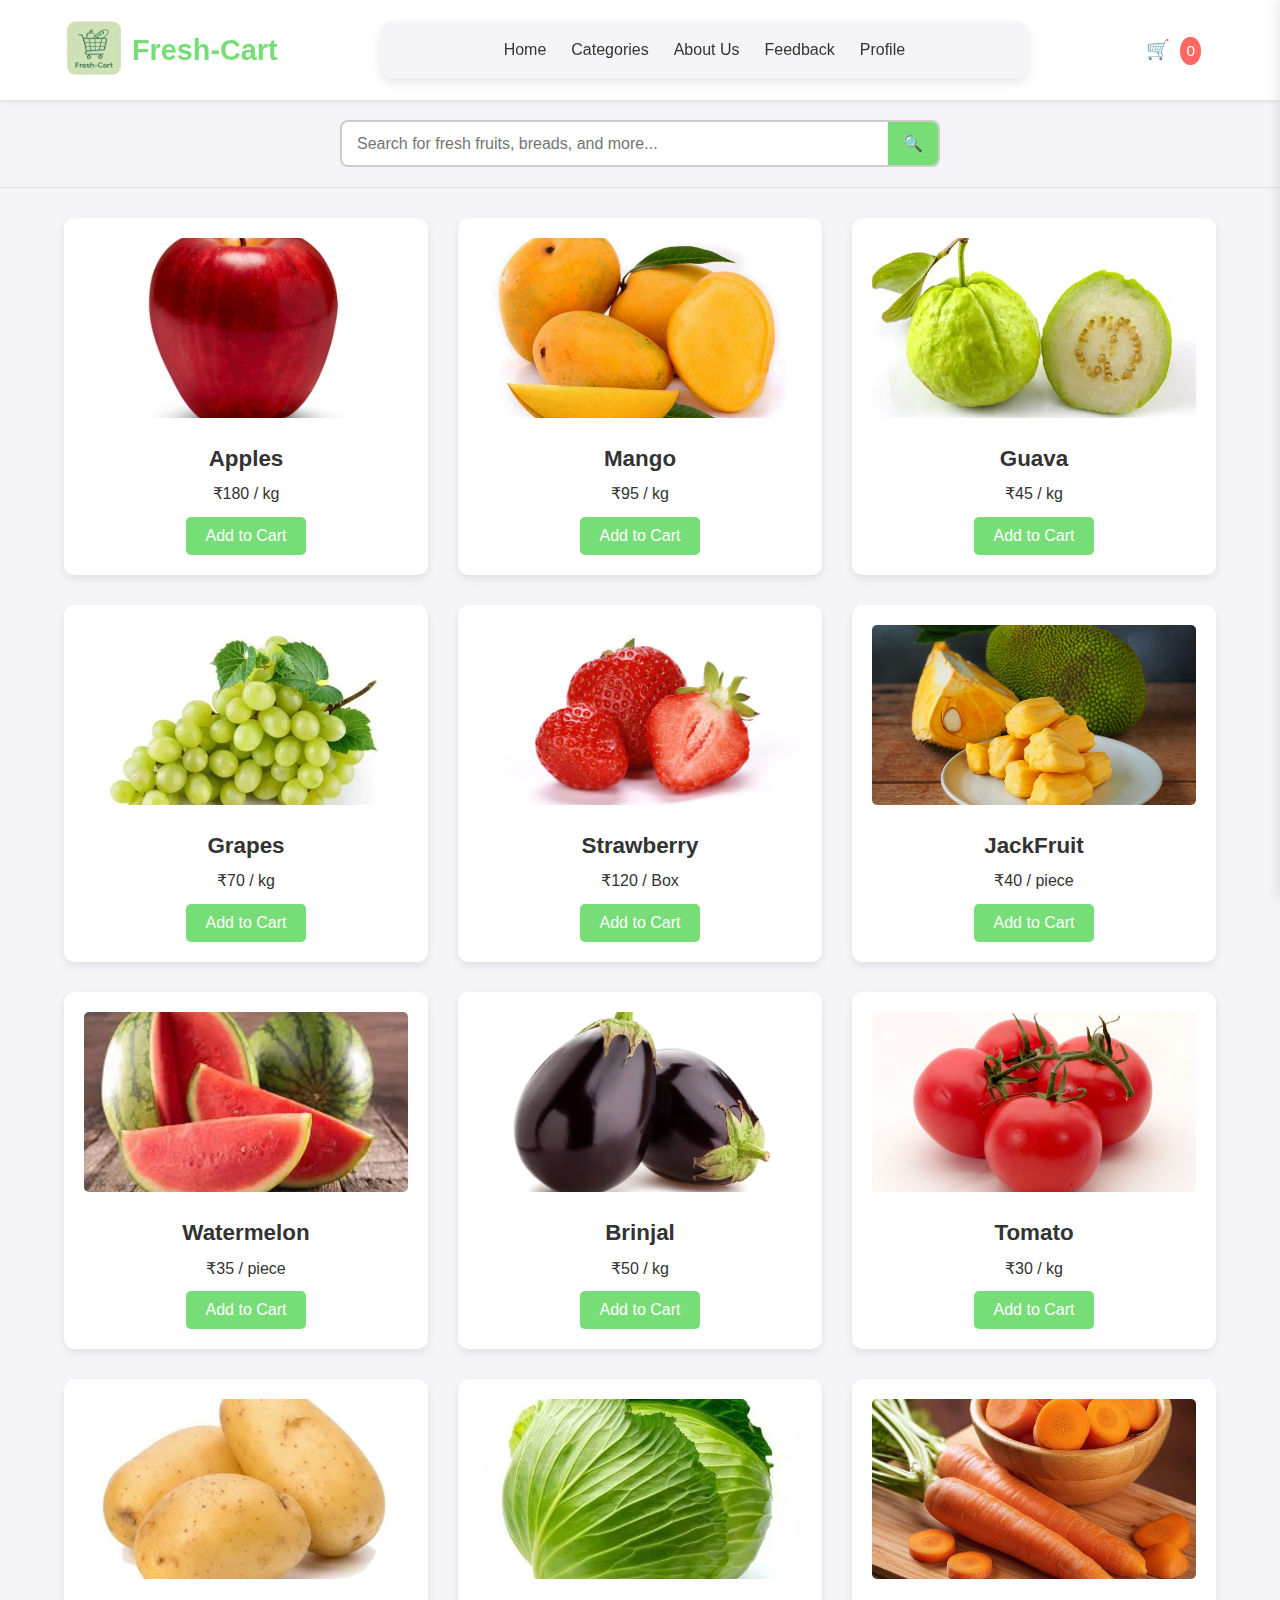
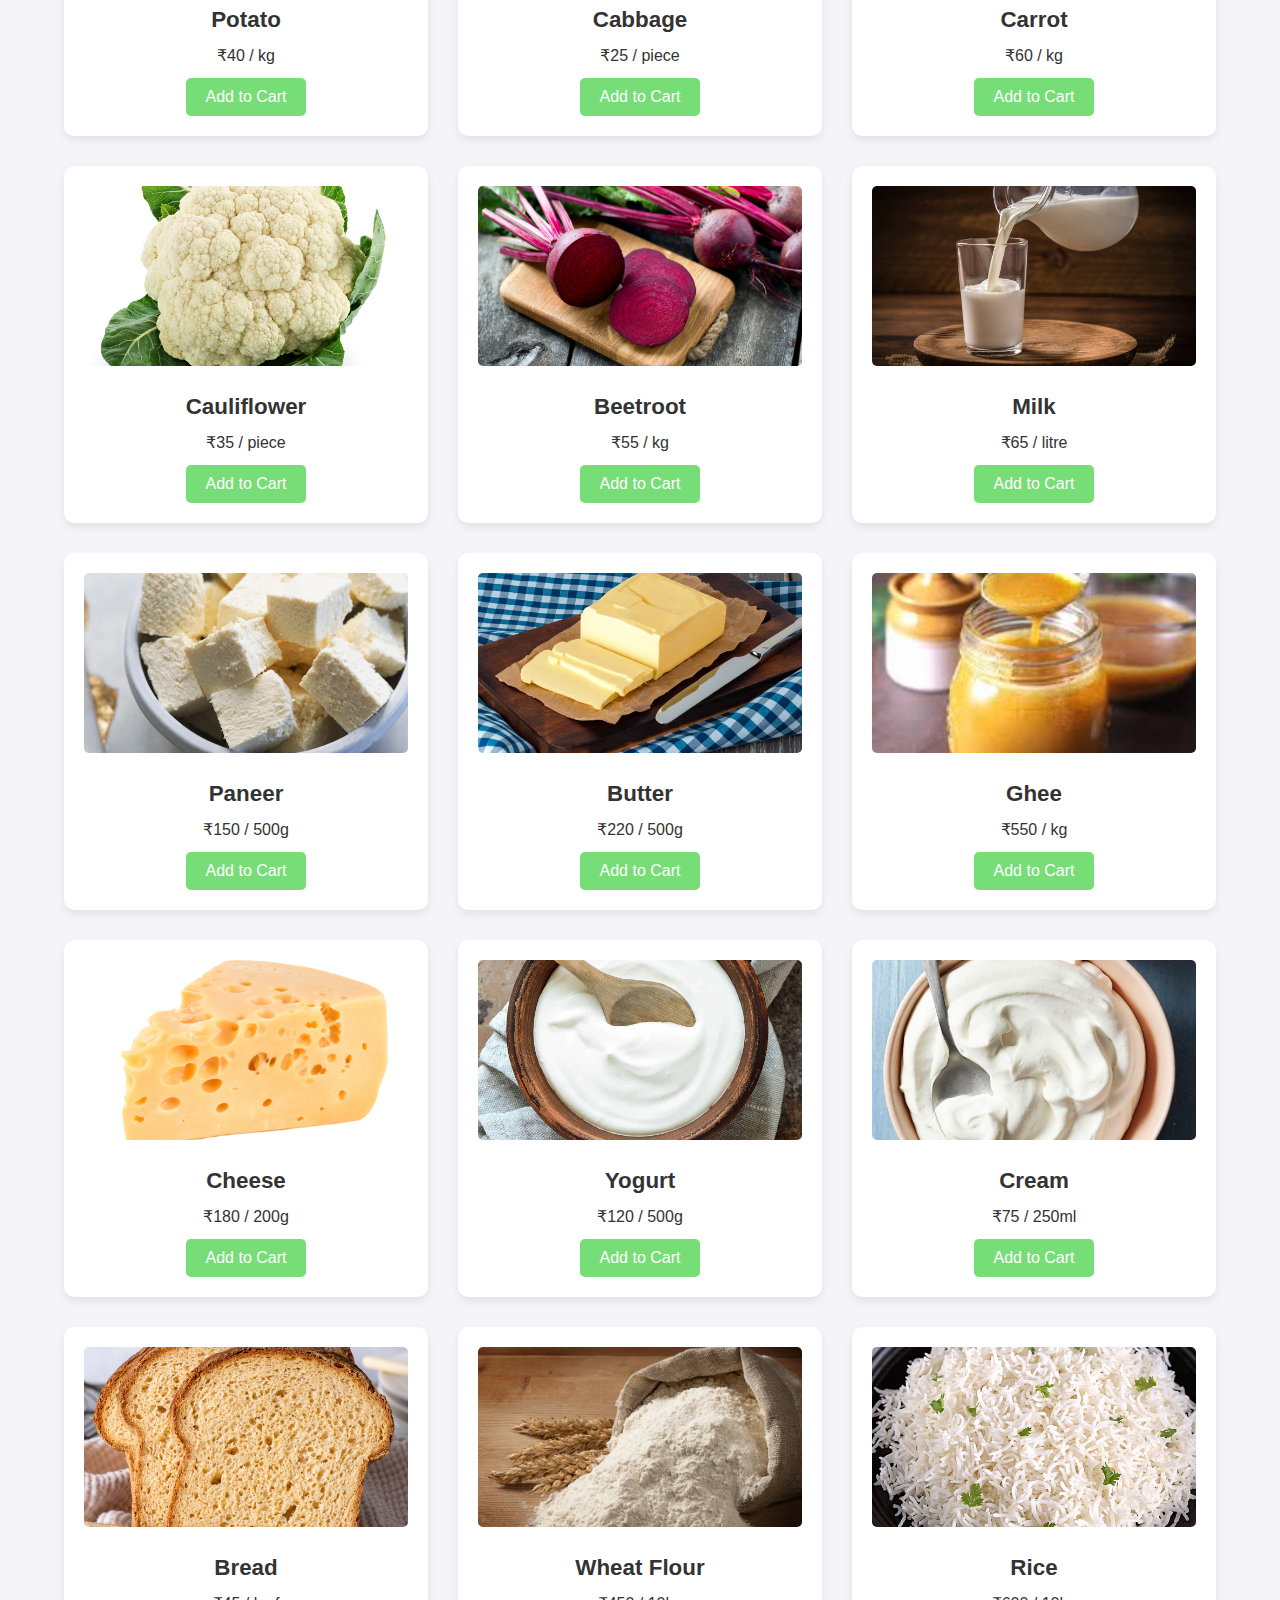
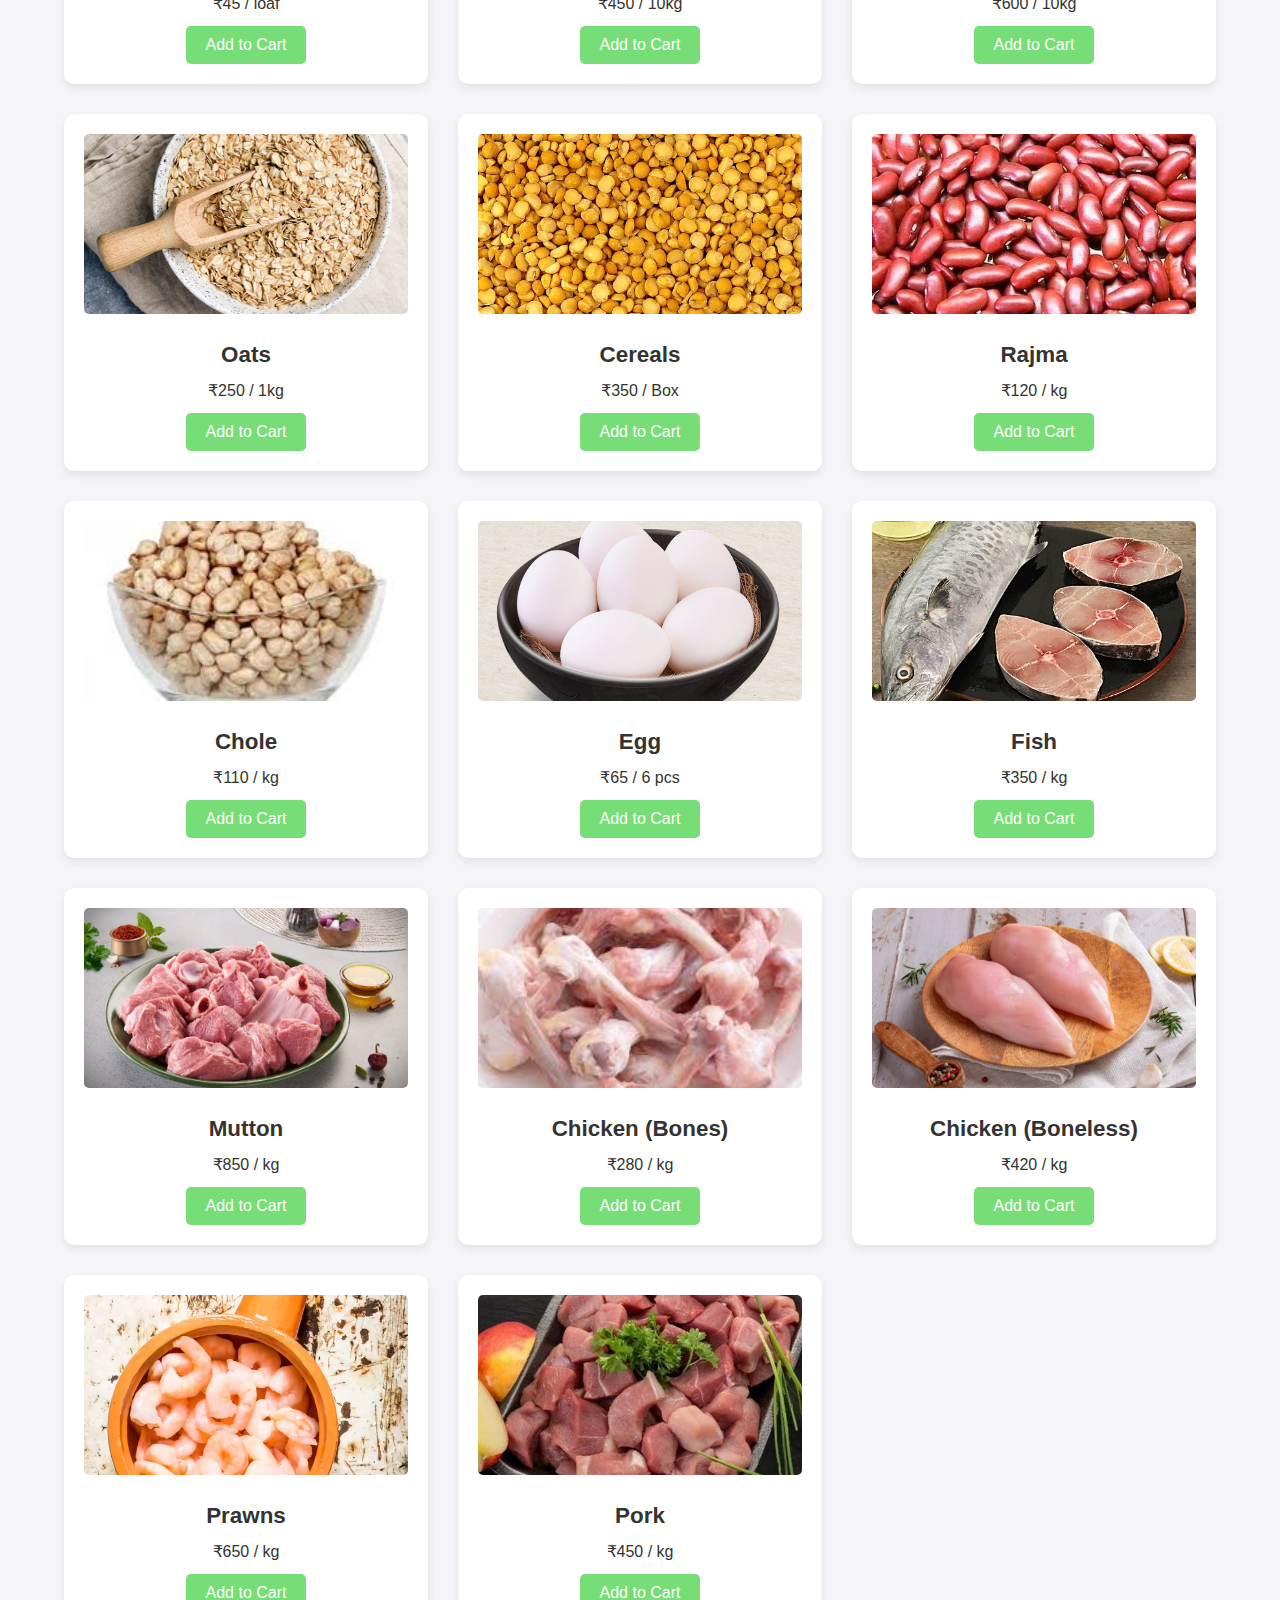
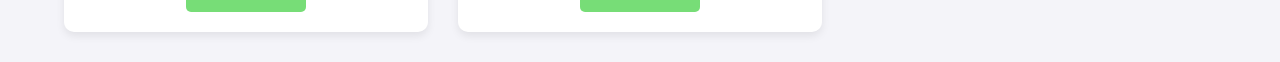
<file: index.html>
<!DOCTYPE html>
<html lang="en">
<head>
    <meta charset="UTF-8">
    <meta name="viewport" content="width=device-width, initial-scale=1.0">
    <title>Fresh-Cart - Home</title>
    <link rel="stylesheet" href="style.css">
    
    <link rel="icon" href="logo.png" type="image/png">
    
</head>
<body>

    <header>
        <div class="logo">
            <img src="logo.png" alt="Fresh-Cart Logo" class="header-logo">
            Fresh-Cart
        </div>
        
        <div class="nav-box">
            <nav class="main-nav">
                <ul>
                    <li><a href="#home">Home</a></li>
                    
                    <li>
                        <a href="#categories">Categories</a>
                        <div class="dropdown-content">
                            <a href="fruits.html">Fruits</a>
                            <a href="vegetables.html">Vegetables</a>
                            <a href="dairy.html">Dairy & Essentials</a>
                            <a href="general.html">Grains & General</a>
                            <a href="non-veg.html">Meat & Seafood</a>
                            </div>
                    </li>
                    
                    <li>
                        <a href="#about">About Us</a>
                        <div class="dropdown-content">
                            <a href="terms.html">Terms and Conditions</a>
                            <a href="#policies">Policies</a>
                            <a href="#developers">Developers</a>
                        </div>
                    </li>
                    
                    <li>
                        <a href="#feedback">Feedback</a>
                        <div class="dropdown-content">
                            <a href="#rate">Rate Us</a>
                            <a href="#complaint">Complaint Section</a>
                            <a href="#suggestions">Suggestions</a>
                        </div>
                    </li>
                    
                    <li>
                        <a href="#profile">Profile</a>
                        <div class="dropdown-content">
                            <a href="#account">Your account</a>
                            <a href="#logout">Logout</a>
                        </div>
                    </li>
                </ul>
            </nav>
        </div>
        
        <div class="cart-icon" id="cart-icon">🛒 <span class="cart-count">0</span></div>
    </header>

    <section class="search-section">
        <div class="search-container">
            <input type="text" id="product-search" placeholder="Search for fresh fruits, breads, and more..." aria-label="Search products">
            <button id="search-button">🔍</button>
        </div>
    </section>

    <main class="container">
    <section class="products-grid">
        <div class="product-card" data-id="1" data-name="Apples" data-price="180.00">
            <img src="apple.jpg" alt="Fresh Apples">
            <h3>Apples</h3>
            <p>₹180 / kg</p>
            <button class="add-to-cart">Add to Cart</button>
        </div>

        <div class="product-card" data-id="2" data-name="Mango" data-price="95.00">
            <img src="mango.jpg" alt="Ripe Mango">
            <h3>Mango</h3>
            <p>₹95 / kg</p>
            <button class="add-to-cart">Add to Cart</button>
        </div>

        <div class="product-card" data-id="3" data-name="Guava" data-price="45.00">
            <img src="guava.jpg" alt="Fresh Guava">
            <h3>Guava</h3>
            <p>₹45 / kg</p>
            <button class="add-to-cart">Add to Cart</button>
        </div>
        
        <div class="product-card" data-id="4" data-name="Grapes" data-price="70.00">
            <img src="grapes.jpg" alt="Green Grapes">
            <h3>Grapes</h3>
            <p>₹70 / kg</p>
            <button class="add-to-cart">Add to Cart</button>
        </div>

        <div class="product-card" data-id="5" data-name="Strawberry" data-price="120.00">
            <img src="strawberry.jpg" alt="Fresh Strawberry Box">
            <h3>Strawberry</h3>
            <p>₹120 / Box</p>
            <button class="add-to-cart">Add to Cart</button>
        </div>

        <div class="product-card" data-id="6" data-name="JackFruit" data-price="40.00">
            <img src="jackfruit.jpg" alt="Jackfruit Piece">
            <h3>JackFruit</h3>
            <p>₹40 / piece</p>
            <button class="add-to-cart">Add to Cart</button>
        </div>

        <div class="product-card" data-id="7" data-name="Watermelon" data-price="35.00">
            <img src="watermelon.jpg" alt="Whole Watermelon">
            <h3>Watermelon</h3>
            <p>₹35 / piece</p>
            <button class="add-to-cart">Add to Cart</button>
        </div>
        
        <div class="product-card" data-id="8" data-name="Brinjal" data-price="50.00">
            <img src="brinjal.jpg" alt="Fresh Brinjal (Eggplant)">
            <h3>Brinjal</h3>
            <p>₹50 / kg</p>
            <button class="add-to-cart">Add to Cart</button>
        </div>

        <div class="product-card" data-id="9" data-name="Tomato" data-price="30.00">
            <img src="tomato.jpg" alt="Red Tomatoes">
            <h3>Tomato</h3>
            <p>₹30 / kg</p>
            <button class="add-to-cart">Add to Cart</button>
        </div>

        <div class="product-card" data-id="10" data-name="Potato" data-price="40.00">
            <img src="potato.jpg" alt="Fresh Potatoes">
            <h3>Potato</h3>
            <p>₹40 / kg</p>
            <button class="add-to-cart">Add to Cart</button>
        </div>
        
        <div class="product-card" data-id="11" data-name="Cabbage" data-price="25.00">
            <img src="cabbage.jpg" alt="Green Cabbage Head">
            <h3>Cabbage</h3>
            <p>₹25 / piece</p>
            <button class="add-to-cart">Add to Cart</button>
        </div>

        <div class="product-card" data-id="12" data-name="Carrot" data-price="60.00">
            <img src="carrot.jpg" alt="Fresh Carrots">
            <h3>Carrot</h3>
            <p>₹60 / kg</p>
            <button class="add-to-cart">Add to Cart</button>
        </div>

        <div class="product-card" data-id="13" data-name="Cauliflower" data-price="35.00">
            <img src="cauliflower.jpg" alt="Cauliflower Head">
            <h3>Cauliflower</h3>
            <p>₹35 / piece</p>
            <button class="add-to-cart">Add to Cart</button>
        </div>

        <div class="product-card" data-id="14" data-name="Beetroot" data-price="55.00">
            <img src="beetroot.jpg" alt="Fresh Beetroots">
            <h3>Beetroot</h3>
            <p>₹55 / kg</p>
            <button class="add-to-cart">Add to Cart</button>
        </div>

        <div class="product-card" data-id="15" data-name="Milk" data-price="65.00">
            <img src="milk.jpg" alt="Packet of Milk">
            <h3>Milk</h3>
            <p>₹65 / litre</p>
            <button class="add-to-cart">Add to Cart</button>
        </div>
        
        <div class="product-card" data-id="16" data-name="Paneer" data-price="150.00">
            <img src="paneer.jpg" alt="Block of Paneer">
            <h3>Paneer</h3>
            <p>₹150 / 500g</p>
            <button class="add-to-cart">Add to Cart</button>
        </div>
        
        <div class="product-card" data-id="17" data-name="Butter" data-price="220.00">
            <img src="butter.jpg" alt="Butter Stick">
            <h3>Butter</h3>
            <p>₹220 / 500g</p>
            <button class="add-to-cart">Add to Cart</button>
        </div>
        
        <div class="product-card" data-id="18" data-name="Ghee" data-price="550.00">
            <img src="ghee.jpg" alt="Jar of Ghee">
            <h3>Ghee</h3>
            <p>₹550 / kg</p>
            <button class="add-to-cart">Add to Cart</button>
        </div>
        
        <div class="product-card" data-id="19" data-name="Cheese" data-price="180.00">
            <img src="cheese.jpg" alt="Cheese Block">
            <h3>Cheese</h3>
            <p>₹180 / 200g</p>
            <button class="add-to-cart">Add to Cart</button>
        </div>
        
        <div class="product-card" data-id="20" data-name="Yogurt" data-price="120.00">
            <img src="yogurt.jpg" alt="Cup of Yogurt">
            <h3>Yogurt</h3>
            <p>₹120 / 500g</p>
            <button class="add-to-cart">Add to Cart</button>
        </div>
        
        <div class="product-card" data-id="21" data-name="Cream" data-price="75.00">
            <img src="cream.jpg" alt="Cooking Cream Packet">
            <h3>Cream</h3>
            <p>₹75 / 250ml</p>
            <button class="add-to-cart">Add to Cart</button>
        </div>
        
        <div class="product-card" data-id="22" data-name="Bread" data-price="45.00">
            <img src="bread.jpg" alt="Loaf of Bread">
            <h3>Bread</h3>
            <p>₹45 / loaf</p>
            <button class="add-to-cart">Add to Cart</button>
        </div>
        
        <div class="product-card" data-id="23" data-name="Wheat Flour" data-price="450.00">
            <img src="wheat_flour.jpg" alt="Bag of Wheat Flour">
            <h3>Wheat Flour</h3>
            <p>₹450 / 10kg</p>
            <button class="add-to-cart">Add to Cart</button>
        </div>
        
        <div class="product-card" data-id="24" data-name="Rice" data-price="600.00">
            <img src="rice.jpg" alt="Bag of Rice">
            <h3>Rice</h3>
            <p>₹600 / 10kg</p>
            <button class="add-to-cart">Add to Cart</button>
        </div>
        
        <div class="product-card" data-id="25" data-name="Oats" data-price="250.00">
            <img src="oats.jpg" alt="Oats container">
            <h3>Oats</h3>
            <p>₹250 / 1kg</p>
            <button class="add-to-cart">Add to Cart</button>
        </div>
        
        <div class="product-card" data-id="26" data-name="Cereals" data-price="350.00">
            <img src="cereals.jpg" alt="Box of Breakfast Cereals">
            <h3>Cereals</h3>
            <p>₹350 / Box</p>
            <button class="add-to-cart">Add to Cart</button>
        </div>
        
        <div class="product-card" data-id="27" data-name="Rajma" data-price="120.00">
            <img src="rajma.jpg" alt="Dried Kidney Beans (Rajma)">
            <h3>Rajma</h3>
            <p>₹120 / kg</p>
            <button class="add-to-cart">Add to Cart</button>
        </div>
        
        <div class="product-card" data-id="28" data-name="Chole" data-price="110.00">
            <img src="chole.jpg" alt="Dried Chickpeas (Chole)">
            <h3>Chole</h3>
            <p>₹110 / kg</p>
            <button class="add-to-cart">Add to Cart</button>
        </div>

        <div class="product-card" data-id="29" data-name="Egg" data-price="65.00">
            <img src="egg.jpg" alt="Tray of Eggs">
            <h3>Egg</h3>
            <p>₹65 / 6 pcs</p>
            <button class="add-to-cart">Add to Cart</button>
        </div>

        <div class="product-card" data-id="30" data-name="Fish" data-price="350.00">
            <img src="fish.jpg" alt="Fresh Fish">
            <h3>Fish</h3>
            <p>₹350 / kg</p>
            <button class="add-to-cart">Add to Cart</button>
        </div>

        <div class="product-card" data-id="31" data-name="Mutton" data-price="850.00">
            <img src="mutton.jpg" alt="Raw Mutton Pieces">
            <h3>Mutton</h3>
            <p>₹850 / kg</p>
            <button class="add-to-cart">Add to Cart</button>
        </div>

        <div class="product-card" data-id="32" data-name="Chicken (Bones)" data-price="280.00">
            <img src="chicken_bones.jpg" alt="Chicken with Bones">
            <h3>Chicken (Bones)</h3>
            <p>₹280 / kg</p>
            <button class="add-to-cart">Add to Cart</button>
        </div>

        <div class="product-card" data-id="33" data-name="Chicken (Boneless)" data-price="420.00">
            <img src="chicken_boneless.jpg" alt="Boneless Chicken Pieces">
            <h3>Chicken (Boneless)</h3>
            <p>₹420 / kg</p>
            <button class="add-to-cart">Add to Cart</button>
        </div>

        <div class="product-card" data-id="34" data-name="Prawns" data-price="650.00">
            <img src="prawns.jpg" alt="Raw Prawns">
            <h3>Prawns</h3>
            <p>₹650 / kg</p>
            <button class="add-to-cart">Add to Cart</button>
        </div>

        <div class="product-card" data-id="35" data-name="Pork" data-price="450.00">
            <img src="pork.jpg" alt="Pork meat cut">
            <h3>Pork</h3>
            <p>₹450 / kg</p>
            <button class="add-to-cart">Add to Cart</button>
        </div>
        
    </section>
    </main>

    <aside class="cart-sidebar" id="cart-sidebar">
        <h2>Your Cart</h2>
        <ul id="cart-items">
            </ul>
        <div class="cart-total">
            Total: ₹<span id="total-price">0.00</span>
        </div>
        <button class="checkout-btn">Checkout</button>
        <button class="close-cart" id="close-cart">✕</button>
    </aside>

    <script src="script.js"></script>
</body>
</html>
</file>
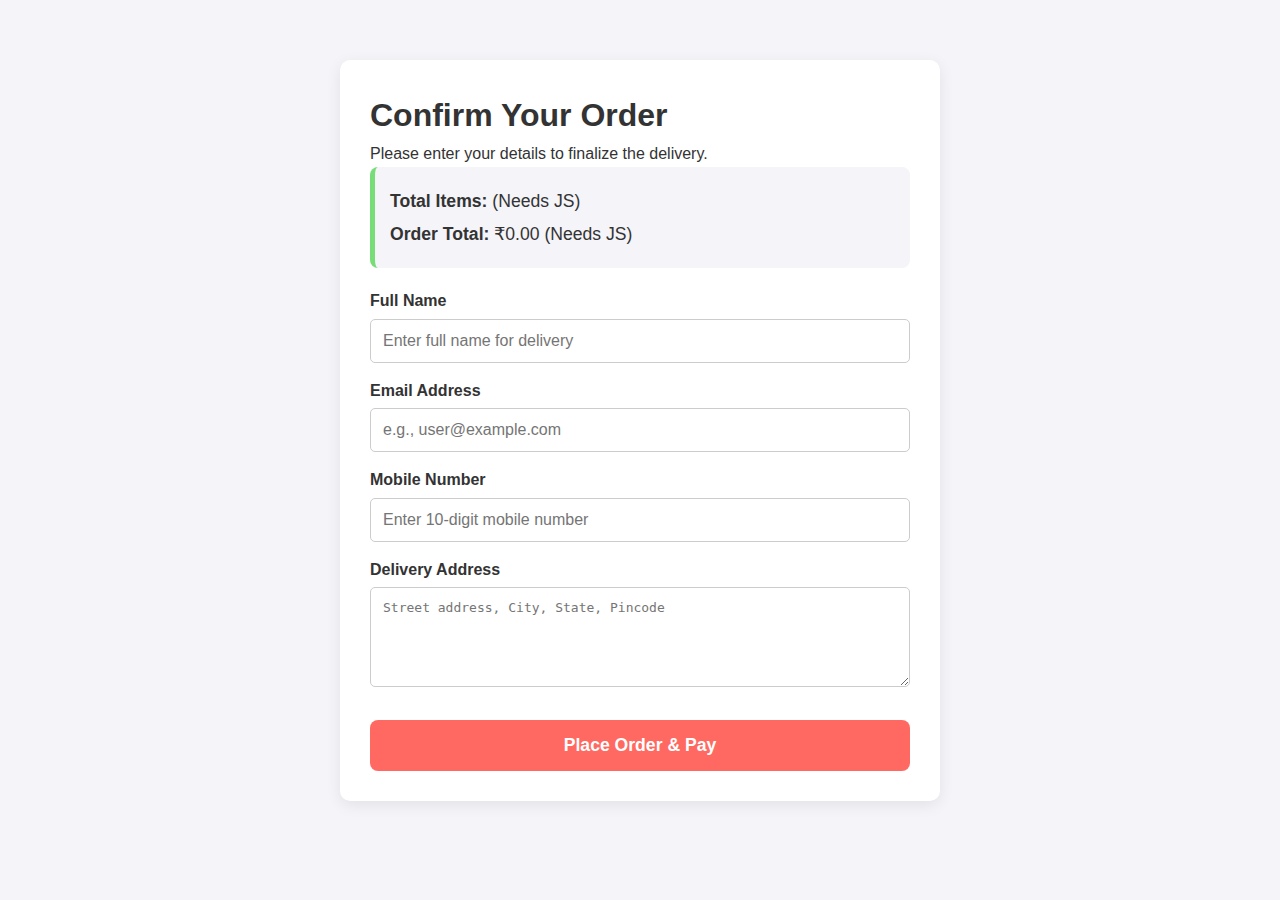
<file: checkout.html>
<!DOCTYPE html>
<html lang="en">
<head>
    <meta charset="UTF-8">
    <meta name="viewport" content="width=device-width, initial-scale=1.0">
    <title>Fresh-Cart - Checkout</title>
    <link rel="stylesheet" href="style.css">
    <link rel="icon" href="logo.png" type="image/png">
    
    <style>
        /* Specific styles for the checkout form layout */
        .checkout-form-container {
            max-width: 600px;
            margin: 30px auto;
            padding: 30px;
            background: var(--card-bg);
            border-radius: 10px;
            box-shadow: 0 4px 15px var(--shadow-color);
        }

        .checkout-form label {
            display: block;
            margin-top: 15px;
            margin-bottom: 5px;
            font-weight: bold;
            color: var(--text-color);
        }

        .checkout-form input[type="text"],
        .checkout-form input[type="email"],
        .checkout-form input[type="tel"],
        .checkout-form textarea {
            width: 100%;
            padding: 12px;
            border: 1px solid #ccc;
            border-radius: 5px;
            box-sizing: border-box;
            font-size: 1em;
            transition: border-color 0.3s;
        }

        .checkout-form input:focus,
        .checkout-form textarea:focus {
            border-color: var(--primary-color);
            outline: none;
        }

        .checkout-form textarea {
            resize: vertical;
            height: 100px;
        }
        
        .confirm-order-btn {
            background-color: var(--accent-color-1); /* Use accent color for final action */
            color: white;
            border: none;
            padding: 15px 25px;
            margin-top: 25px;
            border-radius: 8px;
            cursor: pointer;
            font-size: 1.1em;
            font-weight: 600;
            width: 100%;
            transition: background-color 0.3s ease;
        }

        .confirm-order-btn:hover {
            background-color: #e55c54; /* Darker red on hover */
        }
        
        .order-summary {
            padding: 15px;
            background-color: var(--bg-color);
            border-radius: 8px;
            margin-bottom: 20px;
            border-left: 5px solid var(--primary-color);
        }

        .order-summary p {
            margin: 5px 0;
            font-size: 1.1em;
            color: var(--text-color);
        }
    </style>
</head>
<body>
    <main class="container">
        <div class="checkout-form-container">
            <h1>Confirm Your Order</h1>
            <p>Please enter your details to finalize the delivery.</p>

            <div class="order-summary">
                <p><strong>Total Items:</strong> <span id="summary-items"> (Needs JS)</span></p>
                <p><strong>Order Total:</strong> ₹<span id="summary-total">0.00 (Needs JS)</span></p>
            </div>

            <form class="checkout-form" id="confirm-order-form">
                
                <label for="name">Full Name</label>
                <input type="text" id="name" name="name" required placeholder="Enter full name for delivery">

                <label for="email">Email Address</label>
                <input type="email" id="email" name="email" required placeholder="e.g., user@example.com">

                <label for="mobile">Mobile Number</label>
                <input type="tel" id="mobile" name="mobile" required pattern="[0-9]{10}" title="Ten digits code" placeholder="Enter 10-digit mobile number">

                <label for="address">Delivery Address</label>
                <textarea id="address" name="address" required placeholder="Street address, City, State, Pincode"></textarea>

                <button type="submit" class="confirm-order-btn">Place Order & Pay</button>
            </form>
        </div>
    </main>

    <script src="script.js"></script>
</body>
</html>
</file>
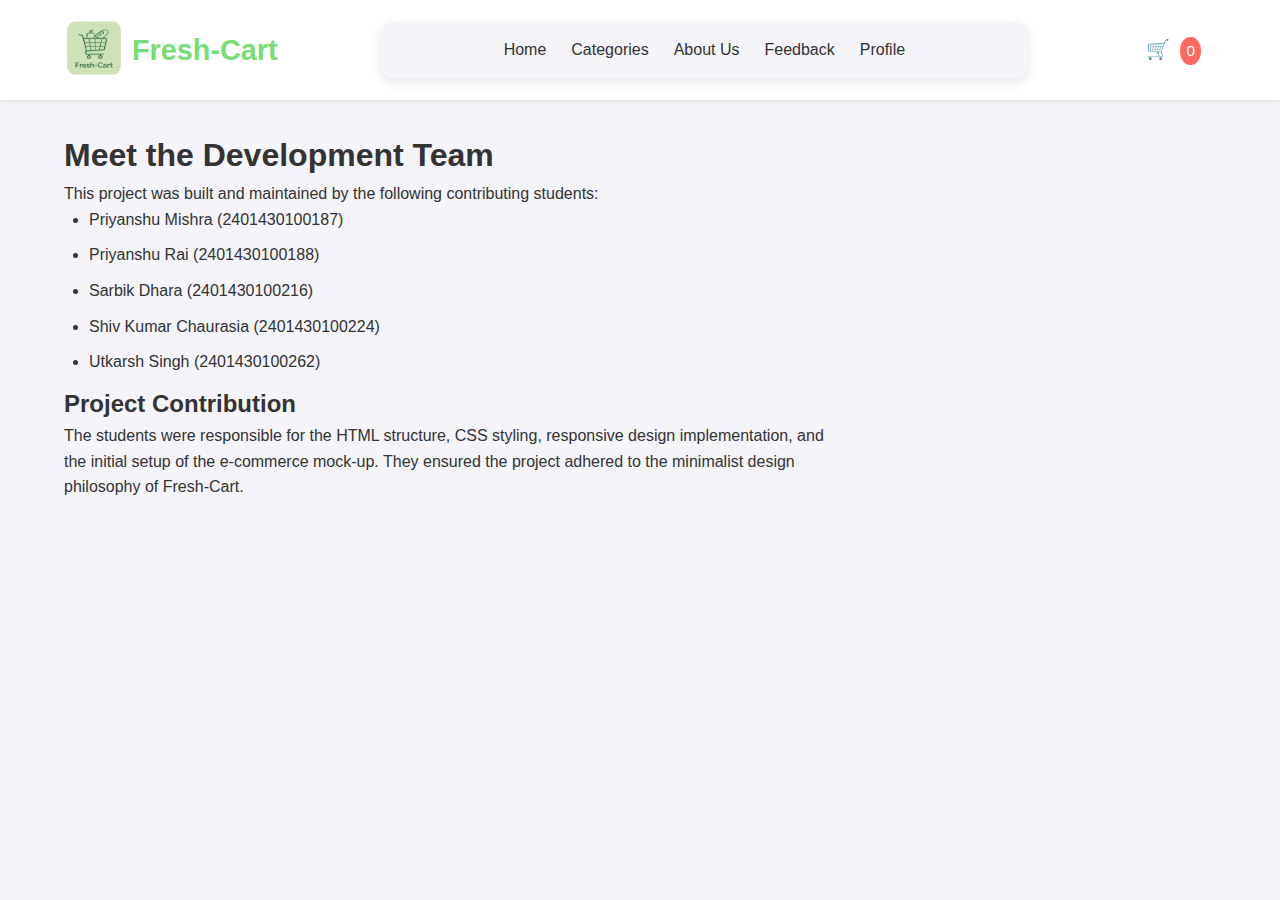
<file: developers.html>
<!DOCTYPE html>
<html lang="en">
<head>
    <meta charset="UTF-8">
    <meta name="viewport" content="width=device-width, initial-scale=1.0">
    <title>Fresh-Cart - Developers</title>
    <link rel="stylesheet" href="style.css">
    <link rel="icon" href="logo.png" type="image/png">
</head>
<body>
    <header>
        <div class="logo">
            <img src="logo.png" alt="Fresh-Cart Logo" class="header-logo">
            Fresh-Cart
        </div>
        
        <div class="nav-box">
            <nav class="main-nav">
                <ul>
                    <li><a href="home.html">Home</a></li>
                    
                    <li>
                        <a href="#categories">Categories</a>
                        <div class="dropdown-content">
                            <a href="fruits.html">Fruits</a>
                            <a href="vegetables.html">Vegetables</a>
                            <a href="dairy.html">Dairy & Essentials</a>
                            <a href="general.html">Grains & General</a>
                            <a href="non-veg.html">Meat & Seafood</a>
                            </div>
                    </li>
                    
                    <li>
                        <a href="#about">About Us</a>
                        <div class="dropdown-content">
                            <a href="terms.html">Terms and Conditions</a>
                            <a href="policies.html">Policies</a>
                            <a href="developers.html">Developers</a>
                        </div>
                    </li>
                    
                    <li>
                        <a href="#feedback">Feedback</a>
                        <div class="dropdown-content">
                            <a href="#rate">Rate Us</a>
                            <a href="#complaint">Complaint Section</a>
                            <a href="#suggestions">Suggestions</a>
                        </div>
                    </li>
                    
                    <li>
                        <a href="#profile">Profile</a>
                        <div class="dropdown-content">
                            <a href="#account">Your account</a>
                            <a href="#logout">Logout</a>
                        </div>
                    </li>
                </ul>
            </nav>
        </div>
        
        <div class="cart-icon" id="cart-icon">🛒 <span class="cart-count">0</span></div>
    </header>
    <main class="container" style="max-width: 900px;">
        <h1>Meet the Development Team</h1>

        <p>This project was built and maintained by the following contributing students:</p>

        <ul style="list-style: disc; padding-left: 25px;">
            <li style="margin-bottom: 10px;">Priyanshu Mishra (2401430100187)</li>
            <li style="margin-bottom: 10px;">Priyanshu Rai (2401430100188)</li>
            <li style="margin-bottom: 10px;">Sarbik Dhara (2401430100216)</li>
            <li style="margin-bottom: 10px;">Shiv Kumar Chaurasia (2401430100224)</li>
            <li style="margin-bottom: 10px;">Utkarsh Singh (2401430100262)</li>
        </ul>
        
        <h2>Project Contribution</h2>
        <p>The students were responsible for the HTML structure, CSS styling, responsive design implementation, and the initial setup of the e-commerce mock-up. They ensured the project adhered to the minimalist design philosophy of Fresh-Cart.</p>
    </main>
    
    </body>
</html>
</file>
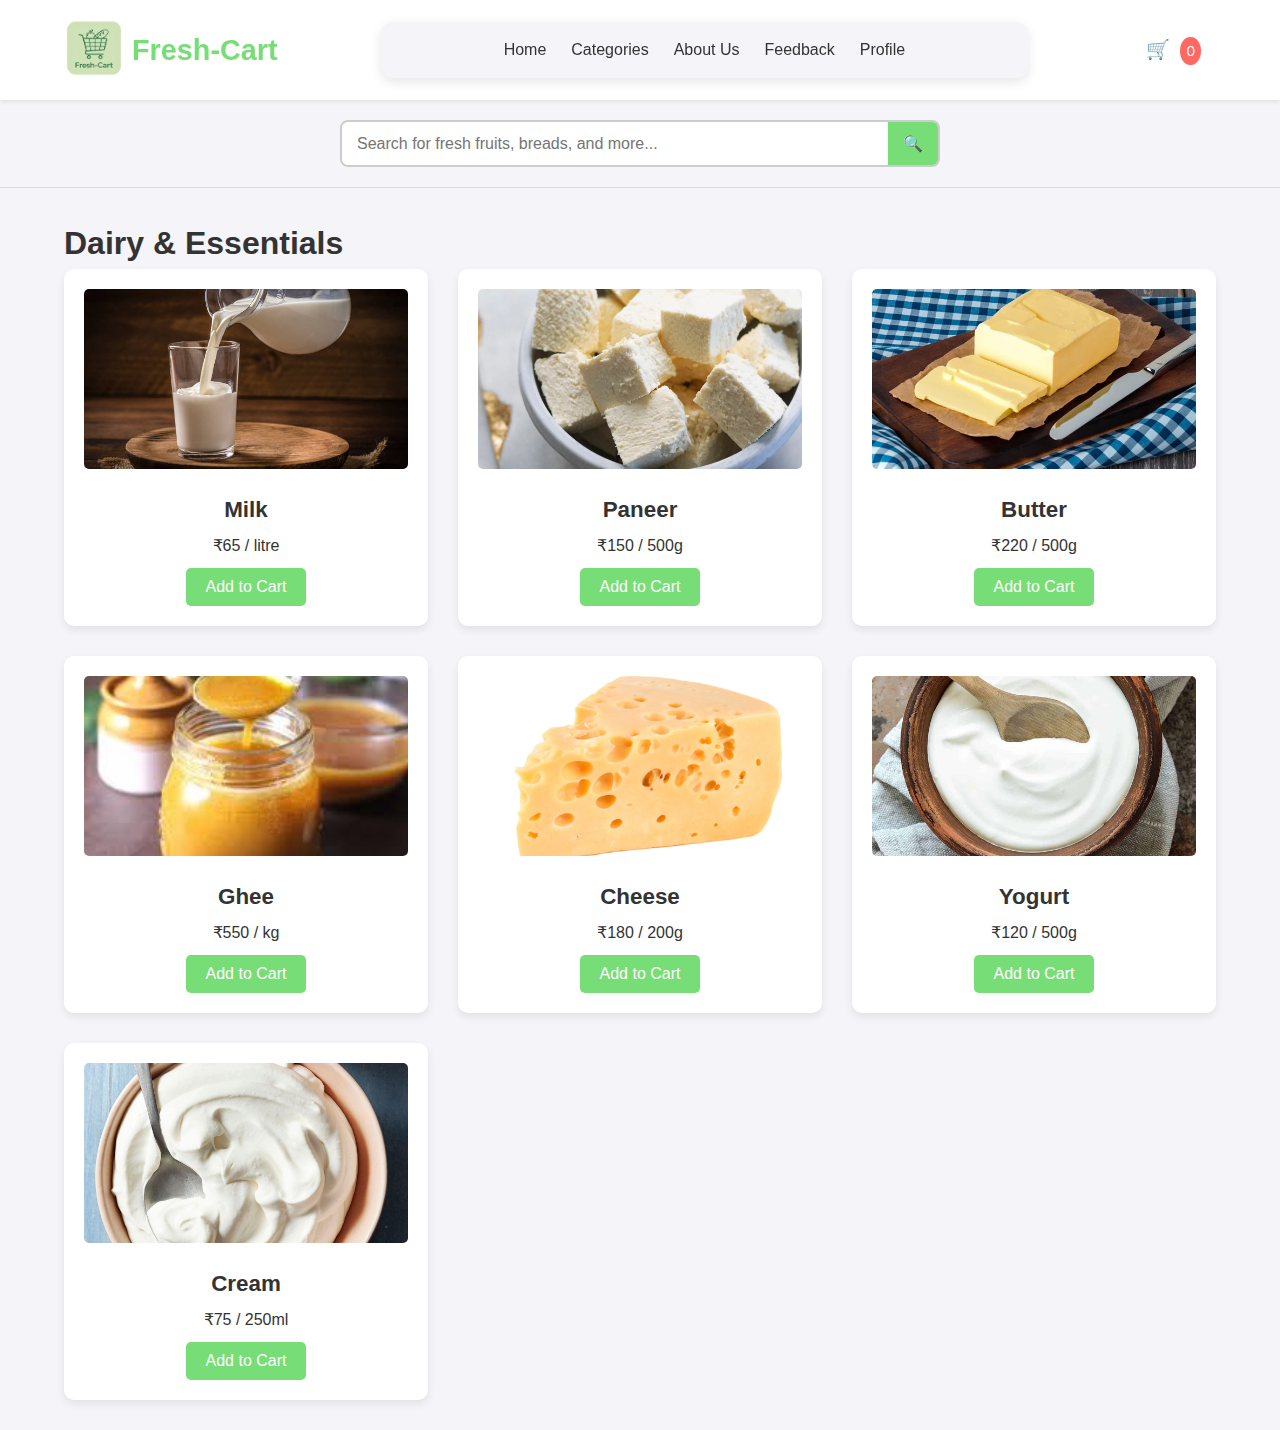
<file: diary.html>
<!DOCTYPE html>
<html lang="en">
<head>
    <meta charset="UTF-8">
    <meta name="viewport" content="width=device-width, initial-scale=1.0">
    <title>Fresh-Cart - Dairy & Essentials</title>
    <link rel="stylesheet" href="style.css">
    <link rel="icon" href="logo.png" type="image/png">
</head>
<body>

    <header>
        <div class="logo">
            <img src="logo.png" alt="Fresh-Cart Logo" class="header-logo">
            Fresh-Cart
        </div>
        
        <div class="nav-box">
            <nav class="main-nav">
                <ul>
                    <li><a href="home.html">Home</a></li>
                    
                    <li>
                        <a href="#categories">Categories</a>
                        <div class="dropdown-content">
                            <a href="fruits.html">Fruits</a>
                            <a href="vegetables.html">Vegetables</a>
                            <a href="dairy.html">Dairy & Essentials</a>
                            <a href="general.html">Grains & General</a>
                            <a href="non-veg.html">Meat & Seafood</a>
                            </div>
                    </li>
                    
                    <li>
                        <a href="#about">About Us</a>
                        <div class="dropdown-content">
                            <a href="terms.html">Terms and Conditions</a>
                            <a href="#policies">Policies</a>
                            <a href="developers.html">Developers</a>
                        </div>
                    </li>
                    
                    <li>
                        <a href="#feedback">Feedback</a>
                        <div class="dropdown-content">
                            <a href="#rate">Rate Us</a>
                            <a href="#complaint">Complaint Section</a>
                            <a href="#suggestions">Suggestions</a>
                        </div>
                    </li>
                    
                    <li>
                        <a href="#profile">Profile</a>
                        <div class="dropdown-content">
                            <a href="#account">Your account</a>
                            <a href="#logout">Logout</a>
                        </div>
                    </li>
                </ul>
            </nav>
        </div>
        
        <div class="cart-icon" id="cart-icon">🛒 <span class="cart-count">0</span></div>
    </header>

    <section class="search-section">
        <div class="search-container">
            <input type="text" id="product-search" placeholder="Search for fresh fruits, breads, and more..." aria-label="Search products">
            <button id="search-button">🔍</button>
        </div>
    </section>
    <main class="container">
        <h1>Dairy & Essentials</h1>
        <section class="products-grid">
            <div class="product-card" data-id="15" data-name="Milk" data-price="65.00">
                <img src="milk.jpg" alt="Packet of Milk">
                <h3>Milk</h3>
                <p>₹65 / litre</p>
                <button class="add-to-cart">Add to Cart</button>
            </div>
            
            <div class="product-card" data-id="16" data-name="Paneer" data-price="150.00">
                <img src="paneer.jpg" alt="Block of Paneer">
                <h3>Paneer</h3>
                <p>₹150 / 500g</p>
                <button class="add-to-cart">Add to Cart</button>
            </div>
            
            <div class="product-card" data-id="17" data-name="Butter" data-price="220.00">
                <img src="butter.jpg" alt="Butter Stick">
                <h3>Butter</h3>
                <p>₹220 / 500g</p>
                <button class="add-to-cart">Add to Cart</button>
            </div>
            
            <div class="product-card" data-id="18" data-name="Ghee" data-price="550.00">
                <img src="ghee.jpg" alt="Jar of Ghee">
                <h3>Ghee</h3>
                <p>₹550 / kg</p>
                <button class="add-to-cart">Add to Cart</button>
            </div>
            
            <div class="product-card" data-id="19" data-name="Cheese" data-price="180.00">
                <img src="cheese.jpg" alt="Cheese Block">
                <h3>Cheese</h3>
                <p>₹180 / 200g</p>
                <button class="add-to-cart">Add to Cart</button>
            </div>
            
            <div class="product-card" data-id="20" data-name="Yogurt" data-price="120.00">
                <img src="yogurt.jpg" alt="Cup of Yogurt">
                <h3>Yogurt</h3>
                <p>₹120 / 500g</p>
                <button class="add-to-cart">Add to Cart</button>
            </div>
            
            <div class="product-card" data-id="21" data-name="Cream" data-price="75.00">
                <img src="cream.jpg" alt="Cooking Cream Packet">
                <h3>Cream</h3>
                <p>₹75 / 250ml</p>
                <button class="add-to-cart">Add to Cart</button>
            </div>
        </section>
    </main>
    </body>
</html>
</file>
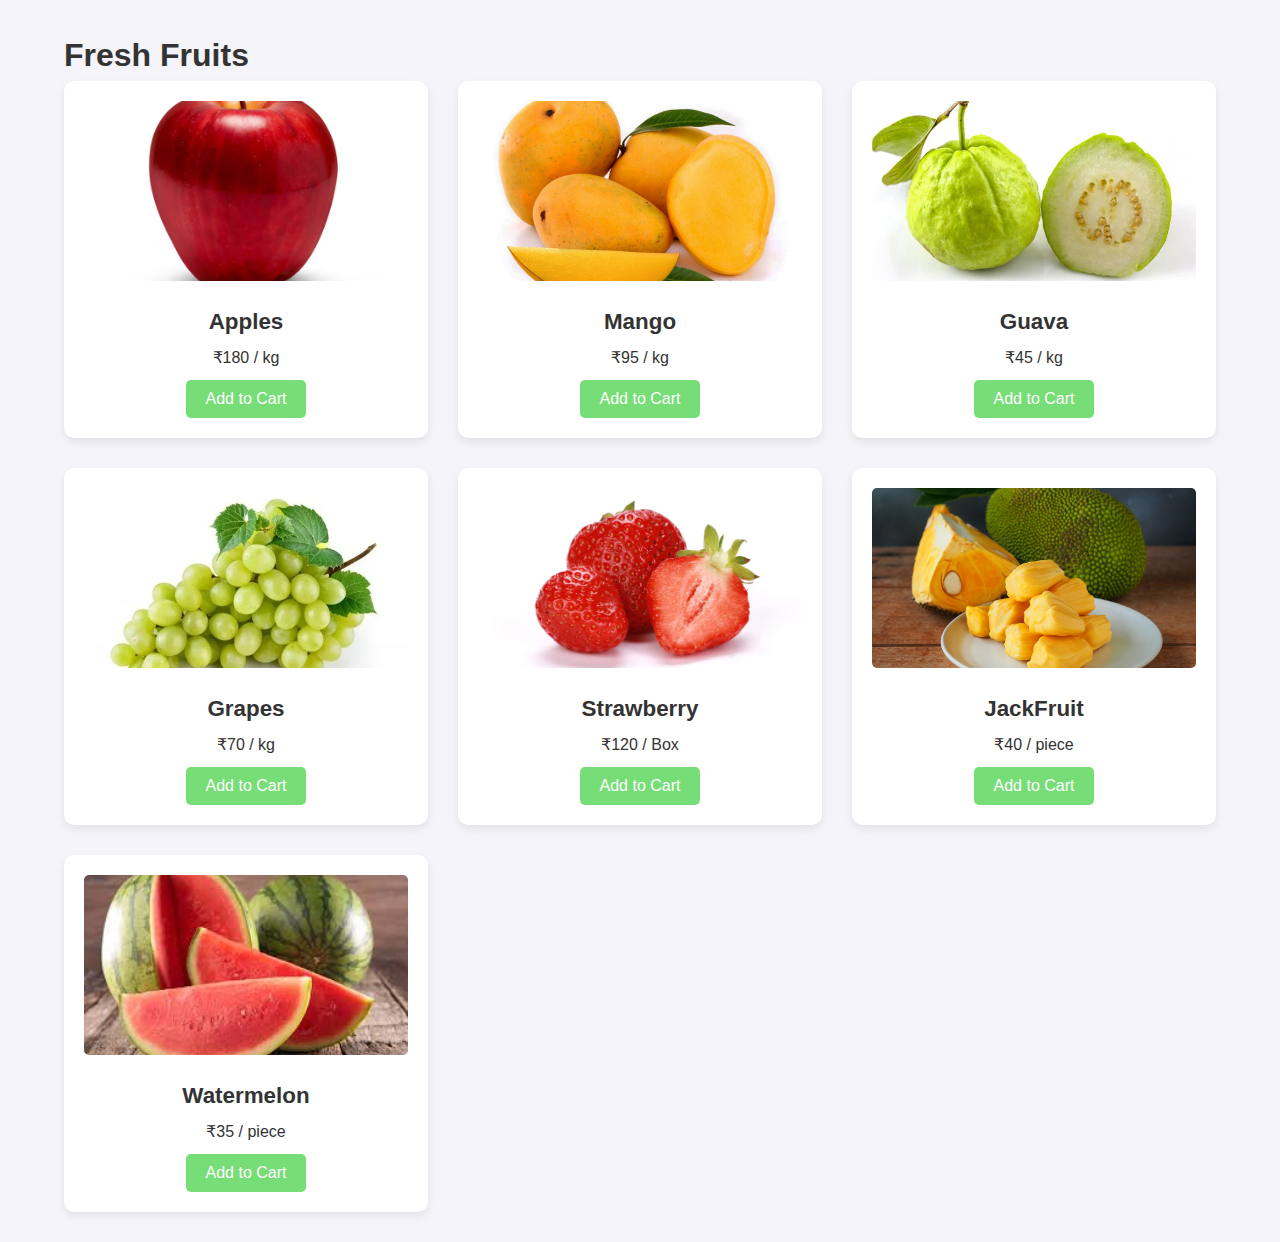
<file: fruits.html>
<!DOCTYPE html>
<html lang="en">
<head>
    <meta charset="UTF-8">
    <meta name="viewport" content="width=device-width, initial-scale=1.0">
    <title>Fresh-Cart - Fruits</title>
    <link rel="stylesheet" href="style.css">
    <link rel="icon" href="logo.png" type="image/png">
</head>
<body>

    <main class="container">
        <h1>Fresh Fruits</h1>
        <section class="products-grid">
            <div class="product-card" data-id="1" data-name="Apples" data-price="180.00">
                <img src="apple.jpg" alt="Fresh Apples">
                <h3>Apples</h3>
                <p>₹180 / kg</p>
                <button class="add-to-cart">Add to Cart</button>
            </div>

            <div class="product-card" data-id="2" data-name="Mango" data-price="95.00">
                <img src="mango.jpg" alt="Ripe Mango">
                <h3>Mango</h3>
                <p>₹95 / kg</p>
                <button class="add-to-cart">Add to Cart</button>
            </div>

            <div class="product-card" data-id="3" data-name="Guava" data-price="45.00">
                <img src="guava.jpg" alt="Fresh Guava">
                <h3>Guava</h3>
                <p>₹45 / kg</p>
                <button class="add-to-cart">Add to Cart</button>
            </div>
            
            <div class="product-card" data-id="4" data-name="Grapes" data-price="70.00">
                <img src="grapes.jpg" alt="Green Grapes">
                <h3>Grapes</h3>
                <p>₹70 / kg</p>
                <button class="add-to-cart">Add to Cart</button>
            </div>

            <div class="product-card" data-id="5" data-name="Strawberry" data-price="120.00">
                <img src="strawberry.jpg" alt="Fresh Strawberry Box">
                <h3>Strawberry</h3>
                <p>₹120 / Box</p>
                <button class="add-to-cart">Add to Cart</button>
            </div>

            <div class="product-card" data-id="6" data-name="JackFruit" data-price="40.00">
                <img src="jackfruit.jpg" alt="Jackfruit Piece">
                <h3>JackFruit</h3>
                <p>₹40 / piece</p>
                <button class="add-to-cart">Add to Cart</button>
            </div>

            <div class="product-card" data-id="7" data-name="Watermelon" data-price="35.00">
                <img src="watermelon.jpg" alt="Whole Watermelon">
                <h3>Watermelon</h3>
                <p>₹35 / piece</p>
                <button class="add-to-cart">Add to Cart</button>
            </div>
        </section>
    </main>
    </body>
</html>
</file>
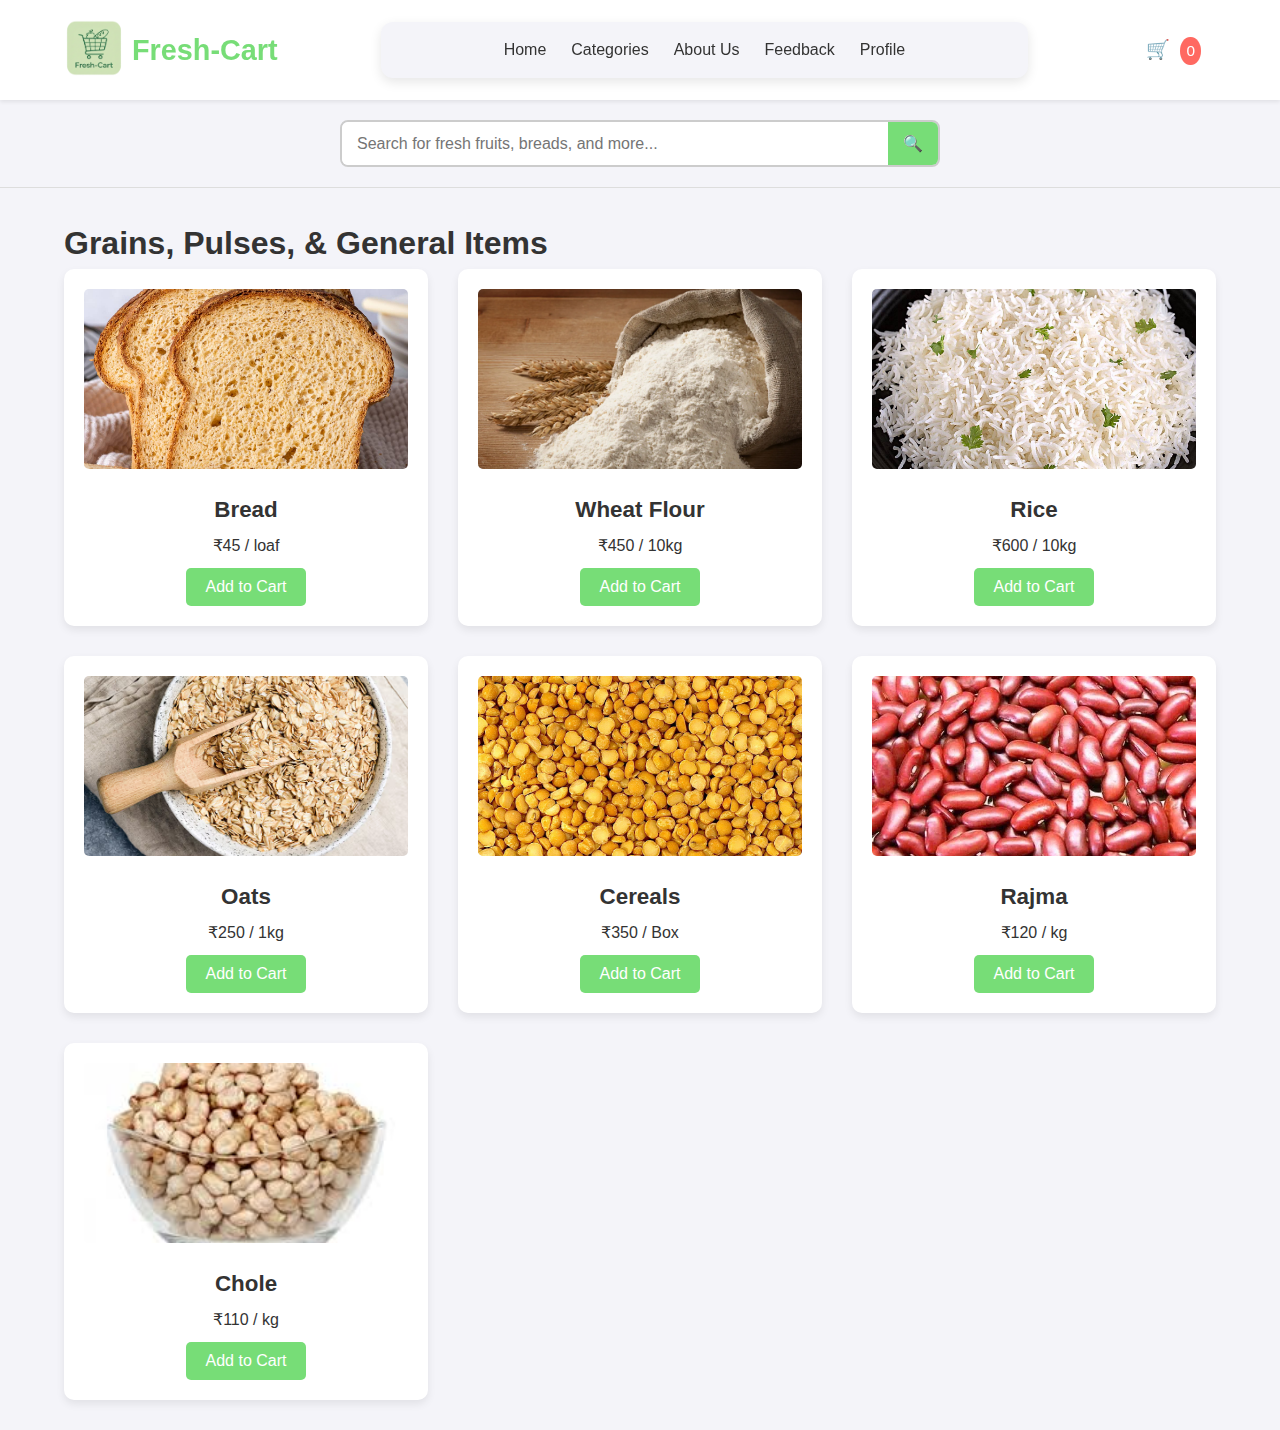
<file: general.html>
<!DOCTYPE html>
<html lang="en">
<head>
    <meta charset="UTF-8">
    <meta name="viewport" content="width=device-width, initial-scale=1.0">
    <title>Fresh-Cart - Grains & General</title>
    <link rel="stylesheet" href="style.css">
    <link rel="icon" href="logo.png" type="image/png">
</head>
<body>

    <header>
        <div class="logo">
            <img src="logo.png" alt="Fresh-Cart Logo" class="header-logo">
            Fresh-Cart
        </div>
        
        <div class="nav-box">
            <nav class="main-nav">
                <ul>
                    <li><a href="home.html">Home</a></li>
                    
                    <li>
                        <a href="#categories">Categories</a>
                        <div class="dropdown-content">
                            <a href="fruits.html">Fruits</a>
                            <a href="vegetables.html">Vegetables</a>
                            <a href="dairy.html">Dairy & Essentials</a>
                            <a href="general.html">Grains & General</a>
                            <a href="non-veg.html">Meat & Seafood</a>
                            </div>
                    </li>
                    
                    <li>
                        <a href="#about">About Us</a>
                        <div class="dropdown-content">
                            <a href="terms.html">Terms and Conditions</a>
                            <a href="#policies">Policies</a>
                            <a href="developers.html">Developers</a>
                        </div>
                    </li>
                    
                    <li>
                        <a href="#feedback">Feedback</a>
                        <div class="dropdown-content">
                            <a href="#rate">Rate Us</a>
                            <a href="#complaint">Complaint Section</a>
                            <a href="#suggestions">Suggestions</a>
                        </div>
                    </li>
                    
                    <li>
                        <a href="#profile">Profile</a>
                        <div class="dropdown-content">
                            <a href="#account">Your account</a>
                            <a href="#logout">Logout</a>
                        </div>
                    </li>
                </ul>
            </nav>
        </div>
        
        <div class="cart-icon" id="cart-icon">🛒 <span class="cart-count">0</span></div>
    </header>

    <section class="search-section">
        <div class="search-container">
            <input type="text" id="product-search" placeholder="Search for fresh fruits, breads, and more..." aria-label="Search products">
            <button id="search-button">🔍</button>
        </div>
    </section>
    <main class="container">
        <h1>Grains, Pulses, & General Items</h1>
        <section class="products-grid">
            <div class="product-card" data-id="22" data-name="Bread" data-price="45.00">
                <img src="bread.jpg" alt="Loaf of Bread">
                <h3>Bread</h3>
                <p>₹45 / loaf</p>
                <button class="add-to-cart">Add to Cart</button>
            </div>
            
            <div class="product-card" data-id="23" data-name="Wheat Flour" data-price="450.00">
                <img src="wheat_flour.jpg" alt="Bag of Wheat Flour">
                <h3>Wheat Flour</h3>
                <p>₹450 / 10kg</p>
                <button class="add-to-cart">Add to Cart</button>
            </div>
            
            <div class="product-card" data-id="24" data-name="Rice" data-price="600.00">
                <img src="rice.jpg" alt="Bag of Rice">
                <h3>Rice</h3>
                <p>₹600 / 10kg</p>
                <button class="add-to-cart">Add to Cart</button>
            </div>
            
            <div class="product-card" data-id="25" data-name="Oats" data-price="250.00">
                <img src="oats.jpg" alt="Oats container">
                <h3>Oats</h3>
                <p>₹250 / 1kg</p>
                <button class="add-to-cart">Add to Cart</button>
            </div>
            
            <div class="product-card" data-id="26" data-name="Cereals" data-price="350.00">
                <img src="cereals.jpg" alt="Box of Breakfast Cereals">
                <h3>Cereals</h3>
                <p>₹350 / Box</p>
                <button class="add-to-cart">Add to Cart</button>
            </div>
            
            <div class="product-card" data-id="27" data-name="Rajma" data-price="120.00">
                <img src="rajma.jpg" alt="Dried Kidney Beans (Rajma)">
                <h3>Rajma</h3>
                <p>₹120 / kg</p>
                <button class="add-to-cart">Add to Cart</button>
            </div>
            
            <div class="product-card" data-id="28" data-name="Chole" data-price="110.00">
                <img src="chole.jpg" alt="Dried Chickpeas (Chole)">
                <h3>Chole</h3>
                <p>₹110 / kg</p>
                <button class="add-to-cart">Add to Cart</button>
            </div>
        </section>
    </main>
    </body>
</html>
</file>
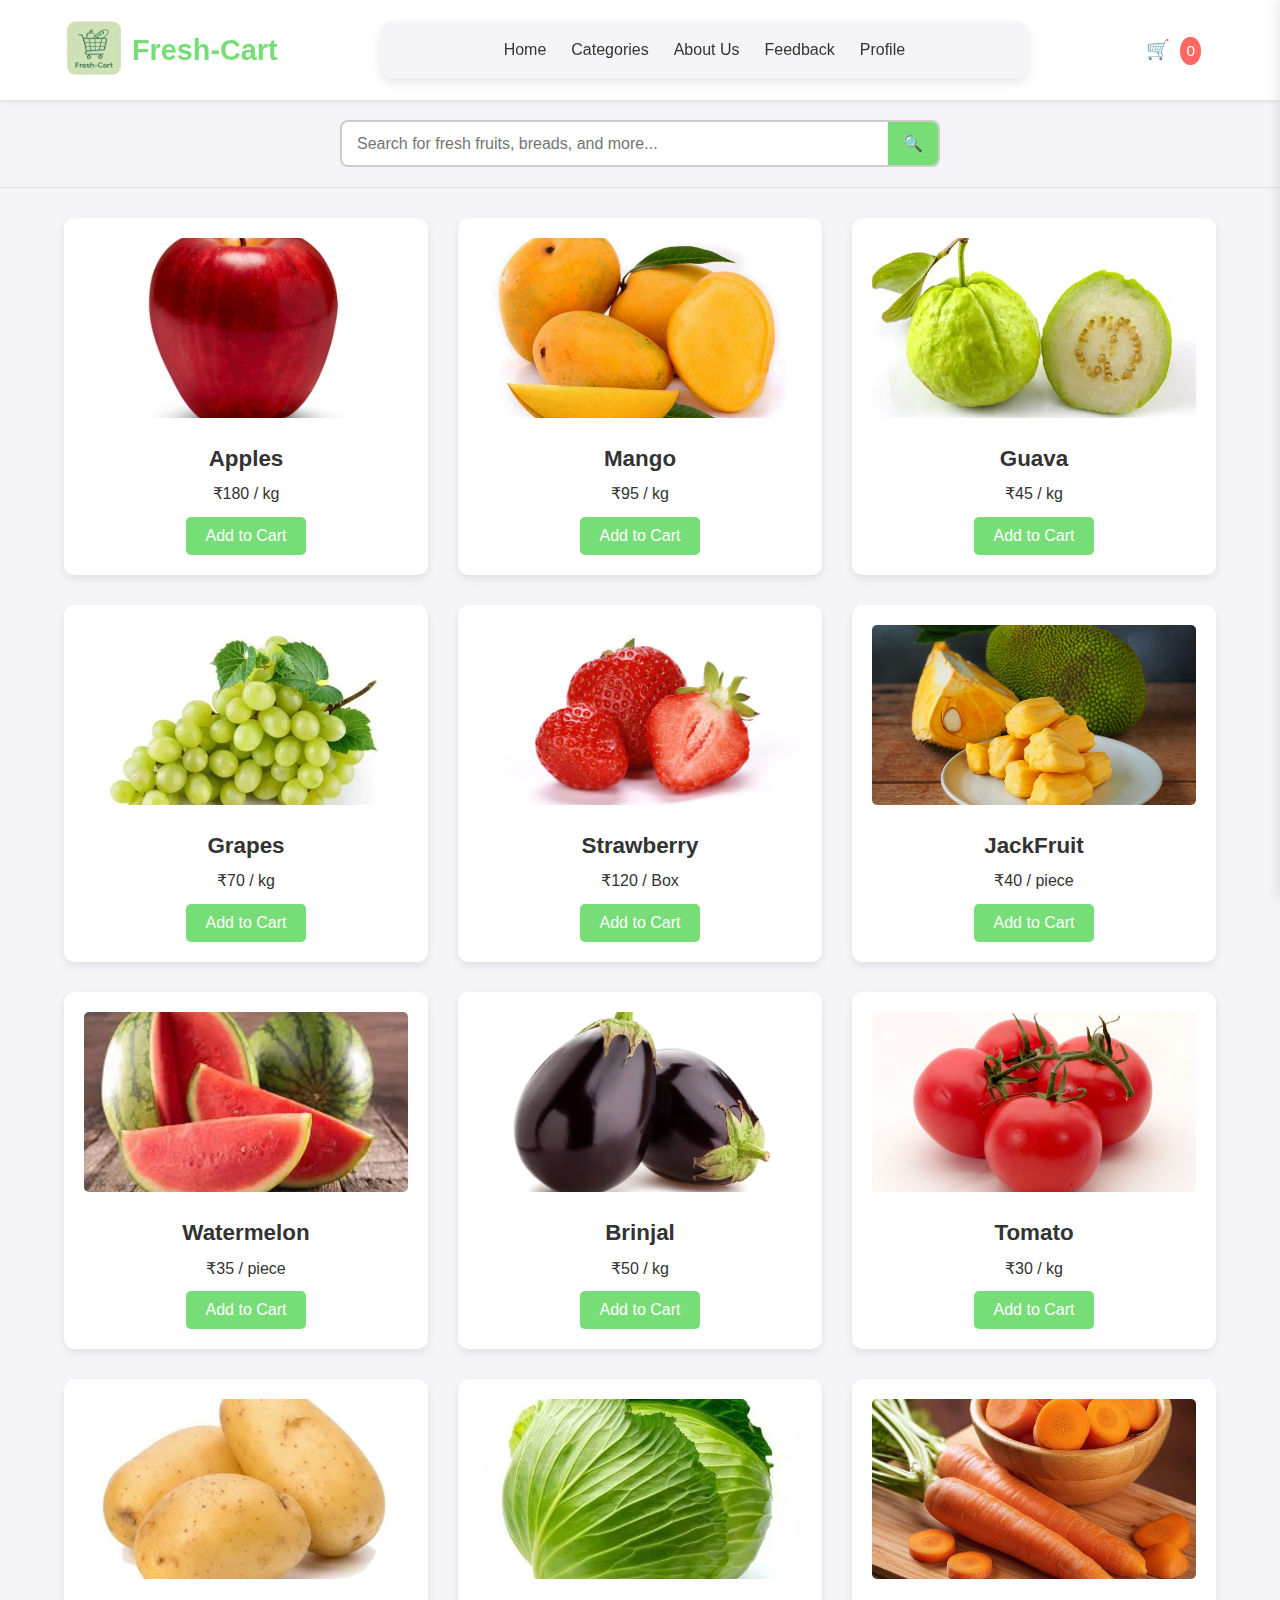
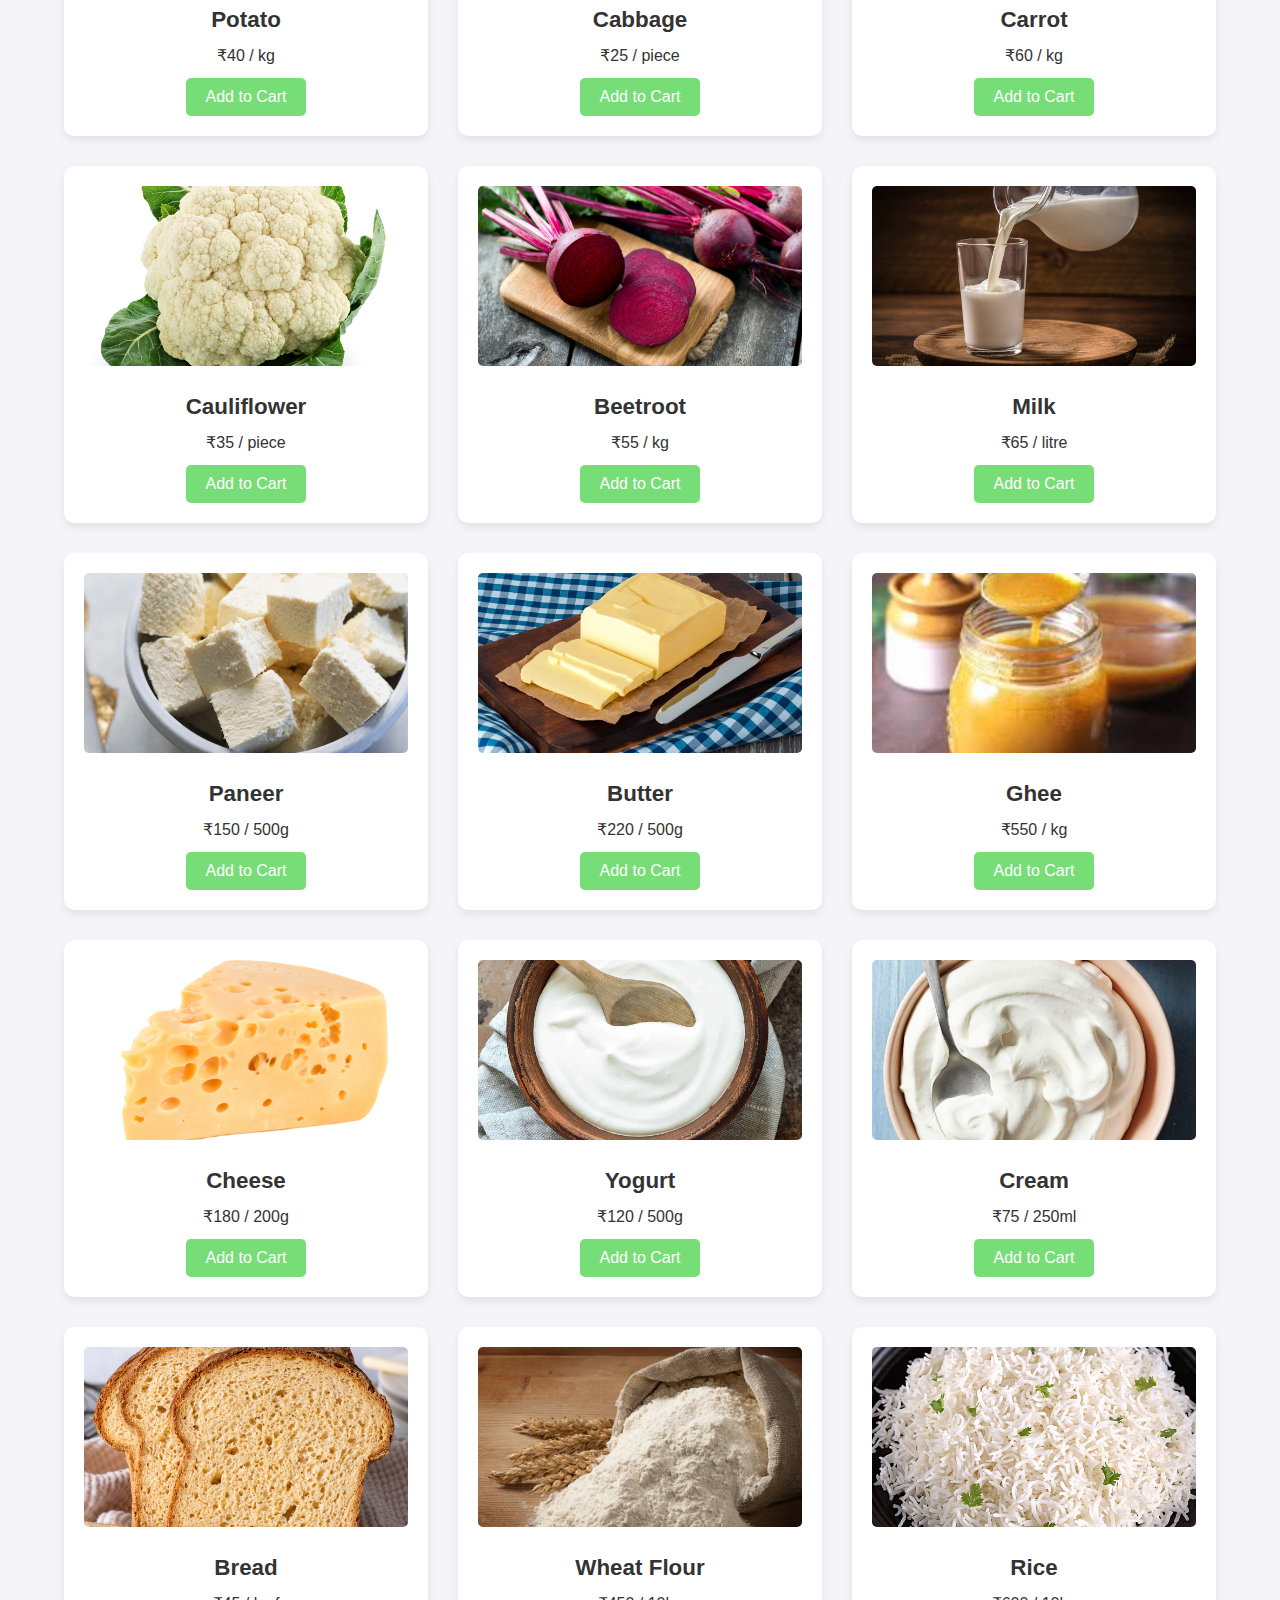
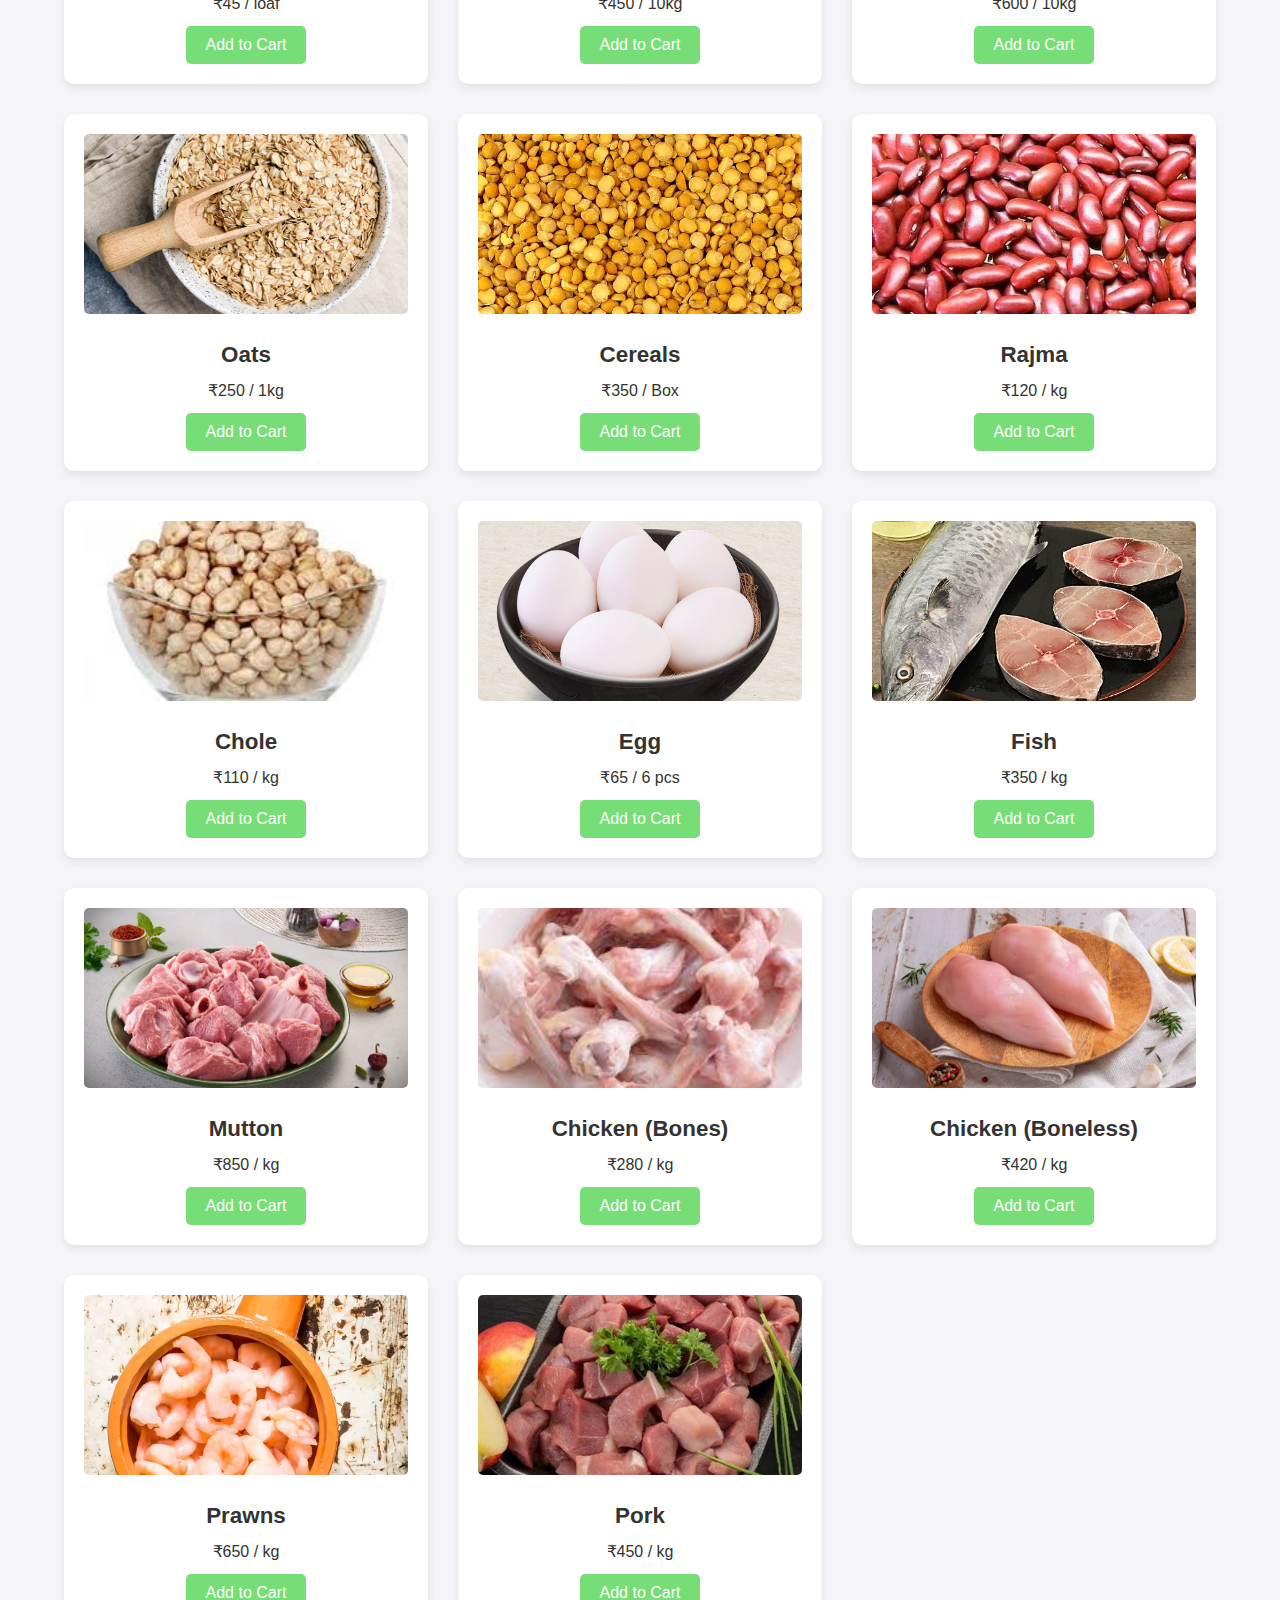
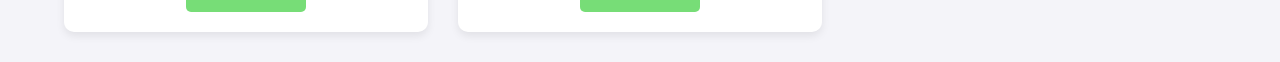
<file: home.html>
<!DOCTYPE html>
<html lang="en">
<head>
    <meta charset="UTF-8">
    <meta name="viewport" content="width=device-width, initial-scale=1.0">
    <title>Fresh-Cart - Home</title>
    <link rel="stylesheet" href="style.css">
    
    <link rel="icon" href="logo.png" type="image/png">
    
</head>
<body>

    <header>
        <div class="logo">
            <img src="logo.png" alt="Fresh-Cart Logo" class="header-logo">
            Fresh-Cart
        </div>
        
        <div class="nav-box">
            <nav class="main-nav">
                <ul>
                    <li><a href="home.html">Home</a></li>
                    
                    <li>
                        <a href="#categories">Categories</a>
                        <div class="dropdown-content">
                            <a href="fruits.html">Fruits</a>
                            <a href="vegetables.html">Vegetables</a>
                            <a href="dairy.html">Dairy & Essentials</a>
                            <a href="general.html">Grains & General</a>
                            <a href="non-veg.html">Meat & Seafood</a>
                            </div>
                    </li>
                    
                    <li>
                        <a href="#about">About Us</a>
                        <div class="dropdown-content">
                            <a href="terms.html">Terms and Conditions</a>
                            <a href="#policies">Policies</a>
                            <a href="developers.html">Developers</a>
                        </div>
                    </li>
                    
                    <li>
                        <a href="#feedback">Feedback</a>
                        <div class="dropdown-content">
                            <a href="#rate">Rate Us</a>
                            <a href="#complaint">Complaint Section</a>
                            <a href="#suggestions">Suggestions</a>
                        </div>
                    </li>
                    
                    <li>
                        <a href="#profile">Profile</a>
                        <div class="dropdown-content">
                            <a href="#account">Your account</a>
                            <a href="#logout">Logout</a>
                        </div>
                    </li>
                </ul>
            </nav>
        </div>
        
        <div class="cart-icon" id="cart-icon">🛒 <span class="cart-count">0</span></div>
    </header>

    <section class="search-section">
        <div class="search-container">
            <input type="text" id="product-search" placeholder="Search for fresh fruits, breads, and more..." aria-label="Search products">
            <button id="search-button">🔍</button>
        </div>
    </section>

    <main class="container">
    <section class="products-grid">
        <div class="product-card" data-id="1" data-name="Apples" data-price="180.00">
            <img src="apple.jpg" alt="Fresh Apples">
            <h3>Apples</h3>
            <p>₹180 / kg</p>
            <button class="add-to-cart">Add to Cart</button>
        </div>

        <div class="product-card" data-id="2" data-name="Mango" data-price="95.00">
            <img src="mango.jpg" alt="Ripe Mango">
            <h3>Mango</h3>
            <p>₹95 / kg</p>
            <button class="add-to-cart">Add to Cart</button>
        </div>

        <div class="product-card" data-id="3" data-name="Guava" data-price="45.00">
            <img src="guava.jpg" alt="Fresh Guava">
            <h3>Guava</h3>
            <p>₹45 / kg</p>
            <button class="add-to-cart">Add to Cart</button>
        </div>
        
        <div class="product-card" data-id="4" data-name="Grapes" data-price="70.00">
            <img src="grapes.jpg" alt="Green Grapes">
            <h3>Grapes</h3>
            <p>₹70 / kg</p>
            <button class="add-to-cart">Add to Cart</button>
        </div>

        <div class="product-card" data-id="5" data-name="Strawberry" data-price="120.00">
            <img src="strawberry.jpg" alt="Fresh Strawberry Box">
            <h3>Strawberry</h3>
            <p>₹120 / Box</p>
            <button class="add-to-cart">Add to Cart</button>
        </div>

        <div class="product-card" data-id="6" data-name="JackFruit" data-price="40.00">
            <img src="jackfruit.jpg" alt="Jackfruit Piece">
            <h3>JackFruit</h3>
            <p>₹40 / piece</p>
            <button class="add-to-cart">Add to Cart</button>
        </div>

        <div class="product-card" data-id="7" data-name="Watermelon" data-price="35.00">
            <img src="watermelon.jpg" alt="Whole Watermelon">
            <h3>Watermelon</h3>
            <p>₹35 / piece</p>
            <button class="add-to-cart">Add to Cart</button>
        </div>
        
        <div class="product-card" data-id="8" data-name="Brinjal" data-price="50.00">
            <img src="brinjal.jpg" alt="Fresh Brinjal (Eggplant)">
            <h3>Brinjal</h3>
            <p>₹50 / kg</p>
            <button class="add-to-cart">Add to Cart</button>
        </div>

        <div class="product-card" data-id="9" data-name="Tomato" data-price="30.00">
            <img src="tomato.jpg" alt="Red Tomatoes">
            <h3>Tomato</h3>
            <p>₹30 / kg</p>
            <button class="add-to-cart">Add to Cart</button>
        </div>

        <div class="product-card" data-id="10" data-name="Potato" data-price="40.00">
            <img src="potato.jpg" alt="Fresh Potatoes">
            <h3>Potato</h3>
            <p>₹40 / kg</p>
            <button class="add-to-cart">Add to Cart</button>
        </div>
        
        <div class="product-card" data-id="11" data-name="Cabbage" data-price="25.00">
            <img src="cabbage.jpg" alt="Green Cabbage Head">
            <h3>Cabbage</h3>
            <p>₹25 / piece</p>
            <button class="add-to-cart">Add to Cart</button>
        </div>

        <div class="product-card" data-id="12" data-name="Carrot" data-price="60.00">
            <img src="carrot.jpg" alt="Fresh Carrots">
            <h3>Carrot</h3>
            <p>₹60 / kg</p>
            <button class="add-to-cart">Add to Cart</button>
        </div>

        <div class="product-card" data-id="13" data-name="Cauliflower" data-price="35.00">
            <img src="cauliflower.jpg" alt="Cauliflower Head">
            <h3>Cauliflower</h3>
            <p>₹35 / piece</p>
            <button class="add-to-cart">Add to Cart</button>
        </div>

        <div class="product-card" data-id="14" data-name="Beetroot" data-price="55.00">
            <img src="beetroot.jpg" alt="Fresh Beetroots">
            <h3>Beetroot</h3>
            <p>₹55 / kg</p>
            <button class="add-to-cart">Add to Cart</button>
        </div>

        <div class="product-card" data-id="15" data-name="Milk" data-price="65.00">
            <img src="milk.jpg" alt="Packet of Milk">
            <h3>Milk</h3>
            <p>₹65 / litre</p>
            <button class="add-to-cart">Add to Cart</button>
        </div>
        
        <div class="product-card" data-id="16" data-name="Paneer" data-price="150.00">
            <img src="paneer.jpg" alt="Block of Paneer">
            <h3>Paneer</h3>
            <p>₹150 / 500g</p>
            <button class="add-to-cart">Add to Cart</button>
        </div>
        
        <div class="product-card" data-id="17" data-name="Butter" data-price="220.00">
            <img src="butter.jpg" alt="Butter Stick">
            <h3>Butter</h3>
            <p>₹220 / 500g</p>
            <button class="add-to-cart">Add to Cart</button>
        </div>
        
        <div class="product-card" data-id="18" data-name="Ghee" data-price="550.00">
            <img src="ghee.jpg" alt="Jar of Ghee">
            <h3>Ghee</h3>
            <p>₹550 / kg</p>
            <button class="add-to-cart">Add to Cart</button>
        </div>
        
        <div class="product-card" data-id="19" data-name="Cheese" data-price="180.00">
            <img src="cheese.jpg" alt="Cheese Block">
            <h3>Cheese</h3>
            <p>₹180 / 200g</p>
            <button class="add-to-cart">Add to Cart</button>
        </div>
        
        <div class="product-card" data-id="20" data-name="Yogurt" data-price="120.00">
            <img src="yogurt.jpg" alt="Cup of Yogurt">
            <h3>Yogurt</h3>
            <p>₹120 / 500g</p>
            <button class="add-to-cart">Add to Cart</button>
        </div>
        
        <div class="product-card" data-id="21" data-name="Cream" data-price="75.00">
            <img src="cream.jpg" alt="Cooking Cream Packet">
            <h3>Cream</h3>
            <p>₹75 / 250ml</p>
            <button class="add-to-cart">Add to Cart</button>
        </div>
        
        <div class="product-card" data-id="22" data-name="Bread" data-price="45.00">
            <img src="bread.jpg" alt="Loaf of Bread">
            <h3>Bread</h3>
            <p>₹45 / loaf</p>
            <button class="add-to-cart">Add to Cart</button>
        </div>
        
        <div class="product-card" data-id="23" data-name="Wheat Flour" data-price="450.00">
            <img src="wheat_flour.jpg" alt="Bag of Wheat Flour">
            <h3>Wheat Flour</h3>
            <p>₹450 / 10kg</p>
            <button class="add-to-cart">Add to Cart</button>
        </div>
        
        <div class="product-card" data-id="24" data-name="Rice" data-price="600.00">
            <img src="rice.jpg" alt="Bag of Rice">
            <h3>Rice</h3>
            <p>₹600 / 10kg</p>
            <button class="add-to-cart">Add to Cart</button>
        </div>
        
        <div class="product-card" data-id="25" data-name="Oats" data-price="250.00">
            <img src="oats.jpg" alt="Oats container">
            <h3>Oats</h3>
            <p>₹250 / 1kg</p>
            <button class="add-to-cart">Add to Cart</button>
        </div>
        
        <div class="product-card" data-id="26" data-name="Cereals" data-price="350.00">
            <img src="cereals.jpg" alt="Box of Breakfast Cereals">
            <h3>Cereals</h3>
            <p>₹350 / Box</p>
            <button class="add-to-cart">Add to Cart</button>
        </div>
        
        <div class="product-card" data-id="27" data-name="Rajma" data-price="120.00">
            <img src="rajma.jpg" alt="Dried Kidney Beans (Rajma)">
            <h3>Rajma</h3>
            <p>₹120 / kg</p>
            <button class="add-to-cart">Add to Cart</button>
        </div>
        
        <div class="product-card" data-id="28" data-name="Chole" data-price="110.00">
            <img src="chole.jpg" alt="Dried Chickpeas (Chole)">
            <h3>Chole</h3>
            <p>₹110 / kg</p>
            <button class="add-to-cart">Add to Cart</button>
        </div>

        <div class="product-card" data-id="29" data-name="Egg" data-price="65.00">
            <img src="egg.jpg" alt="Tray of Eggs">
            <h3>Egg</h3>
            <p>₹65 / 6 pcs</p>
            <button class="add-to-cart">Add to Cart</button>
        </div>

        <div class="product-card" data-id="30" data-name="Fish" data-price="350.00">
            <img src="fish.jpg" alt="Fresh Fish">
            <h3>Fish</h3>
            <p>₹350 / kg</p>
            <button class="add-to-cart">Add to Cart</button>
        </div>

        <div class="product-card" data-id="31" data-name="Mutton" data-price="850.00">
            <img src="mutton.jpg" alt="Raw Mutton Pieces">
            <h3>Mutton</h3>
            <p>₹850 / kg</p>
            <button class="add-to-cart">Add to Cart</button>
        </div>

        <div class="product-card" data-id="32" data-name="Chicken (Bones)" data-price="280.00">
            <img src="chicken_bones.jpg" alt="Chicken with Bones">
            <h3>Chicken (Bones)</h3>
            <p>₹280 / kg</p>
            <button class="add-to-cart">Add to Cart</button>
        </div>

        <div class="product-card" data-id="33" data-name="Chicken (Boneless)" data-price="420.00">
            <img src="chicken_boneless.jpg" alt="Boneless Chicken Pieces">
            <h3>Chicken (Boneless)</h3>
            <p>₹420 / kg</p>
            <button class="add-to-cart">Add to Cart</button>
        </div>

        <div class="product-card" data-id="34" data-name="Prawns" data-price="650.00">
            <img src="prawns.jpg" alt="Raw Prawns">
            <h3>Prawns</h3>
            <p>₹650 / kg</p>
            <button class="add-to-cart">Add to Cart</button>
        </div>

        <div class="product-card" data-id="35" data-name="Pork" data-price="450.00">
            <img src="pork.jpg" alt="Pork meat cut">
            <h3>Pork</h3>
            <p>₹450 / kg</p>
            <button class="add-to-cart">Add to Cart</button>
        </div>
        
    </section>
    </main>

    <aside class="cart-sidebar" id="cart-sidebar">
        <h2>Your Cart</h2>
        <ul id="cart-items">
            </ul>
        <div class="cart-total">
            Total: ₹<span id="total-price">0.00</span>
        </div>
        <button class="checkout-btn">Checkout</button>
        <button class="close-cart" id="close-cart">✕</button>
    </aside>

    <script src="script.js"></script>
</body>
</html>
</file>
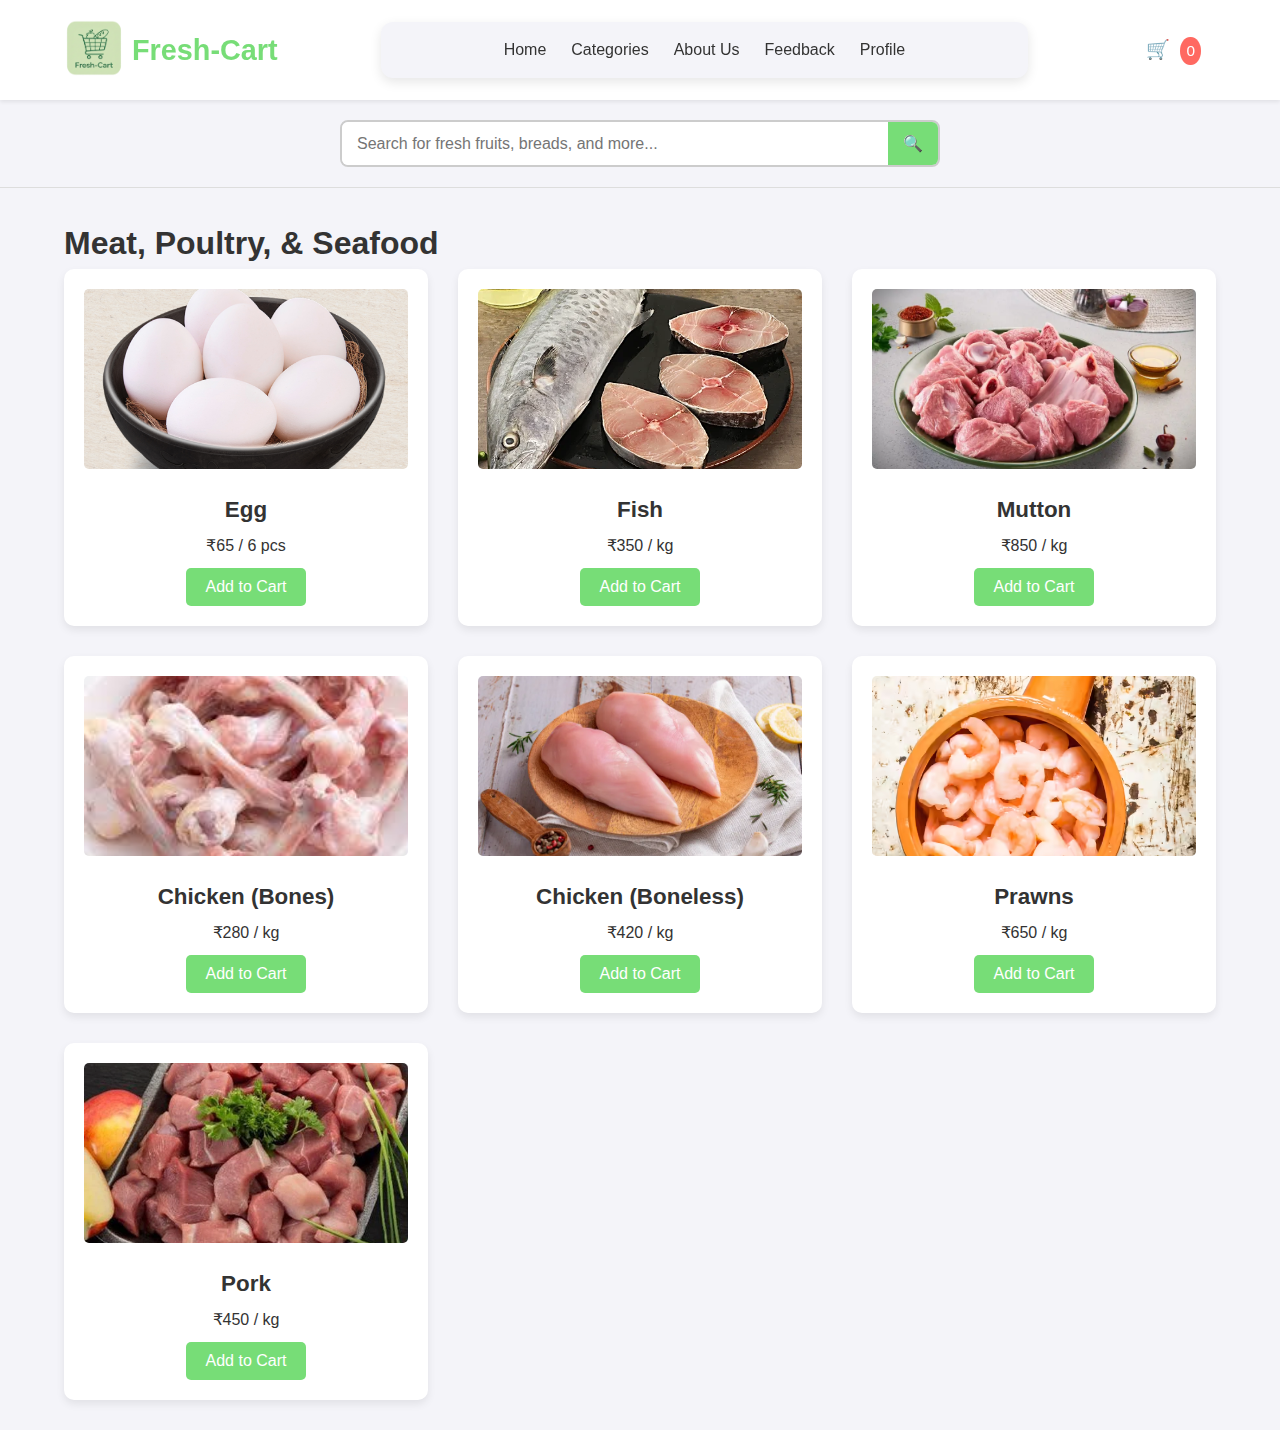
<file: non-veg.html>
<!DOCTYPE html>
<html lang="en">
<head>
    <meta charset="UTF-8">
    <meta name="viewport" content="width=device-width, initial-scale=1.0">
    <title>Fresh-Cart - Meat & Seafood</title>
    <link rel="stylesheet" href="style.css">
    <link rel="icon" href="logo.png" type="image/png">
</head>
<body>

    <header>
        <div class="logo">
            <img src="logo.png" alt="Fresh-Cart Logo" class="header-logo">
            Fresh-Cart
        </div>
        
        <div class="nav-box">
            <nav class="main-nav">
                <ul>
                    <li><a href="home.html">Home</a></li>
                    
                    <li>
                        <a href="#categories">Categories</a>
                        <div class="dropdown-content">
                            <a href="fruits.html">Fruits</a>
                            <a href="vegetables.html">Vegetables</a>
                            <a href="dairy.html">Dairy & Essentials</a>
                            <a href="general.html">Grains & General</a>
                            <a href="non-veg.html">Meat & Seafood</a>
                            </div>
                    </li>
                    
                    <li>
                        <a href="#about">About Us</a>
                        <div class="dropdown-content">
                            <a href="terms.html">Terms and Conditions</a>
                            <a href="#policies">Policies</a>
                            <a href="developers.html">Developers</a>
                        </div>
                    </li>
                    
                    <li>
                        <a href="#feedback">Feedback</a>
                        <div class="dropdown-content">
                            <a href="#rate">Rate Us</a>
                            <a href="#complaint">Complaint Section</a>
                            <a href="#suggestions">Suggestions</a>
                        </div>
                    </li>
                    
                    <li>
                        <a href="#profile">Profile</a>
                        <div class="dropdown-content">
                            <a href="#account">Your account</a>
                            <a href="#logout">Logout</a>
                        </div>
                    </li>
                </ul>
            </nav>
        </div>
        
        <div class="cart-icon" id="cart-icon">🛒 <span class="cart-count">0</span></div>
    </header>

    <section class="search-section">
        <div class="search-container">
            <input type="text" id="product-search" placeholder="Search for fresh fruits, breads, and more..." aria-label="Search products">
            <button id="search-button">🔍</button>
        </div>
    </section>
    <main class="container">
        <h1>Meat, Poultry, & Seafood</h1>
        <section class="products-grid">
            <div class="product-card" data-id="29" data-name="Egg" data-price="65.00">
                <img src="egg.jpg" alt="Tray of Eggs">
                <h3>Egg</h3>
                <p>₹65 / 6 pcs</p>
                <button class="add-to-cart">Add to Cart</button>
            </div>

            <div class="product-card" data-id="30" data-name="Fish" data-price="350.00">
                <img src="fish.jpg" alt="Fresh Fish">
                <h3>Fish</h3>
                <p>₹350 / kg</p>
                <button class="add-to-cart">Add to Cart</button>
            </div>

            <div class="product-card" data-id="31" data-name="Mutton" data-price="850.00">
                <img src="mutton.jpg" alt="Raw Mutton Pieces">
                <h3>Mutton</h3>
                <p>₹850 / kg</p>
                <button class="add-to-cart">Add to Cart</button>
            </div>

            <div class="product-card" data-id="32" data-name="Chicken (Bones)" data-price="280.00">
                <img src="chicken_bones.jpg" alt="Chicken with Bones">
                <h3>Chicken (Bones)</h3>
                <p>₹280 / kg</p>
                <button class="add-to-cart">Add to Cart</button>
            </div>

            <div class="product-card" data-id="33" data-name="Chicken (Boneless)" data-price="420.00">
                <img src="chicken_boneless.jpg" alt="Boneless Chicken Pieces">
                <h3>Chicken (Boneless)</h3>
                <p>₹420 / kg</p>
                <button class="add-to-cart">Add to Cart</button>
            </div>

            <div class="product-card" data-id="34" data-name="Prawns" data-price="650.00">
                <img src="prawns.jpg" alt="Raw Prawns">
                <h3>Prawns</h3>
                <p>₹650 / kg</p>
                <button class="add-to-cart">Add to Cart</button>
            </div>

            <div class="product-card" data-id="35" data-name="Pork" data-price="450.00">
                <img src="pork.jpg" alt="Pork meat cut">
                <h3>Pork</h3>
                <p>₹450 / kg</p>
                <button class="add-to-cart">Add to Cart</button>
            </div>
        </section>
    </main>
    </body>
</html>
</file>
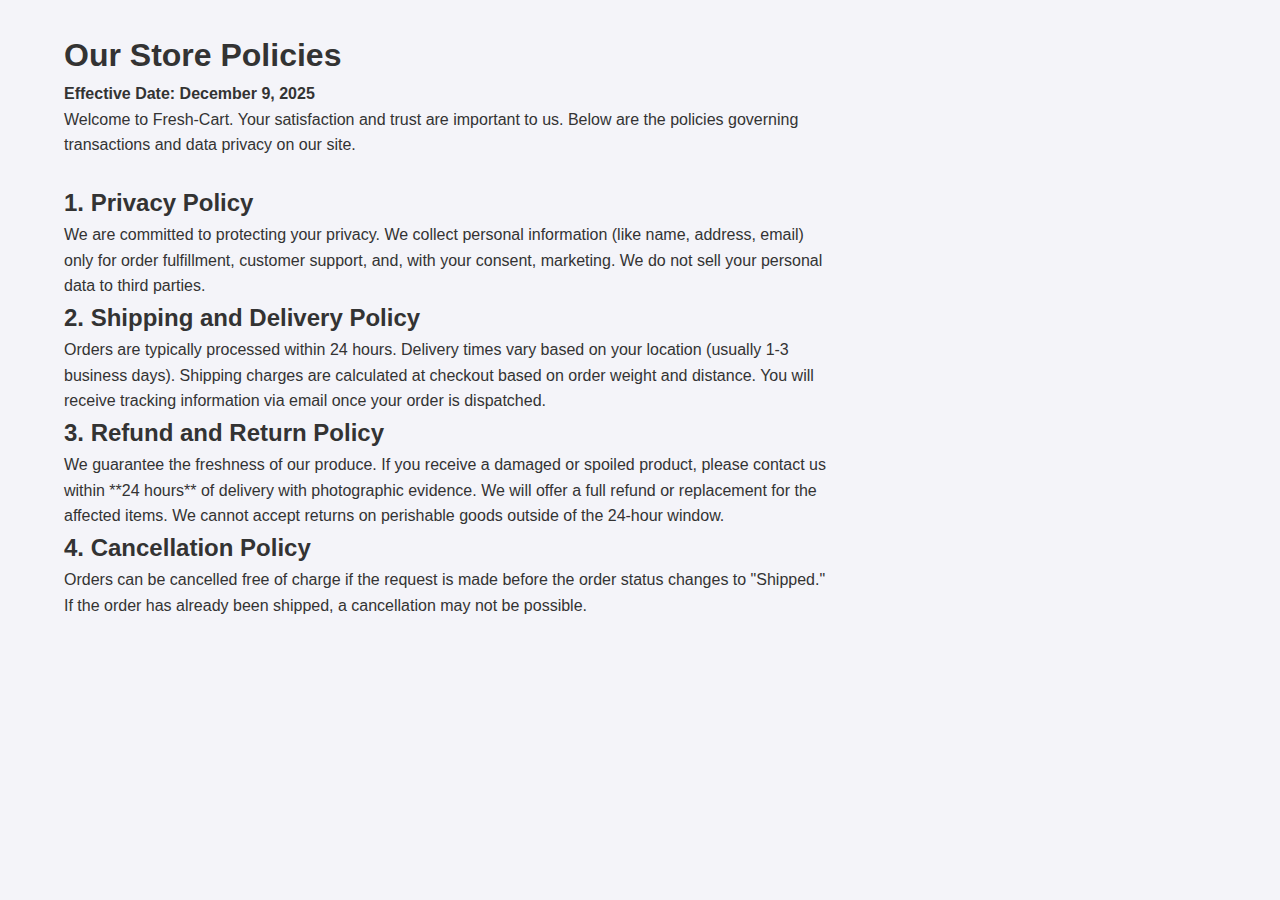
<file: policies.html>
<!DOCTYPE html>
<html lang="en">
<head>
    <meta charset="UTF-8">
    <meta name="viewport" content="width=device-width, initial-scale=1.0">
    <title>Fresh-Cart - Store Policies</title>
    <link rel="stylesheet" href="style.css">
    <link rel="icon" href="logo.png" type="image/png">
</head>
<body>
    <main class="container" style="max-width: 900px;">
        <h1>Our Store Policies</h1>

        <p><strong>Effective Date: December 9, 2025</strong></p>

        <p>Welcome to Fresh-Cart. Your satisfaction and trust are important to us. Below are the policies governing transactions and data privacy on our site.</p>

        <br>
        
        <h2>1. Privacy Policy</h2>
        <p>We are committed to protecting your privacy. We collect personal information (like name, address, email) only for order fulfillment, customer support, and, with your consent, marketing. We do not sell your personal data to third parties.</p>

        <h2>2. Shipping and Delivery Policy</h2>
        <p>Orders are typically processed within 24 hours. Delivery times vary based on your location (usually 1-3 business days). Shipping charges are calculated at checkout based on order weight and distance. You will receive tracking information via email once your order is dispatched.</p>
        
        <h2>3. Refund and Return Policy</h2>
        <p>We guarantee the freshness of our produce. If you receive a damaged or spoiled product, please contact us within **24 hours** of delivery with photographic evidence. We will offer a full refund or replacement for the affected items. We cannot accept returns on perishable goods outside of the 24-hour window.</p>

        <h2>4. Cancellation Policy</h2>
        <p>Orders can be cancelled free of charge if the request is made before the order status changes to "Shipped." If the order has already been shipped, a cancellation may not be possible.</p>

    </main>
    
    </body>
</html>
</file>
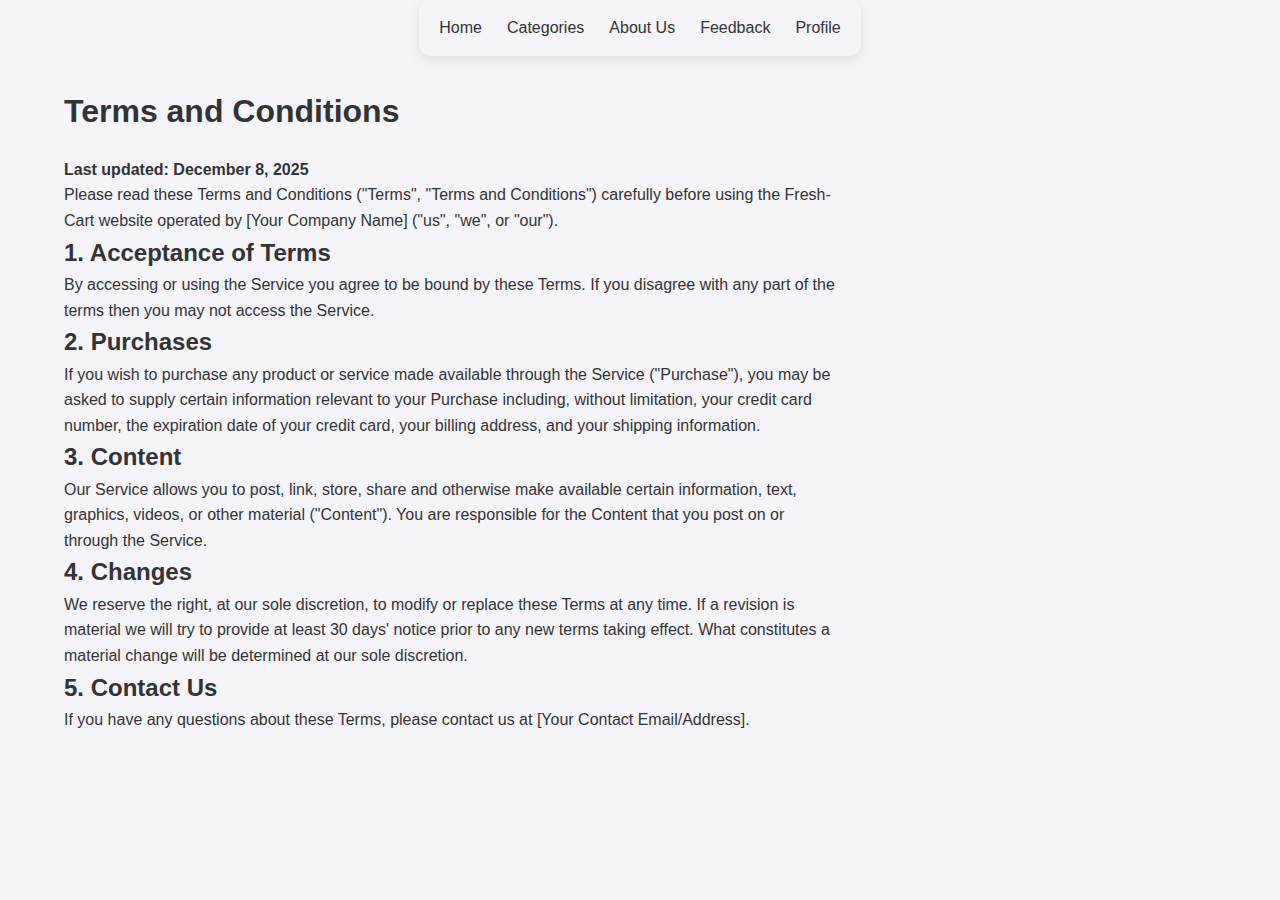
<file: terms.html>
<!DOCTYPE html>
<html lang="en">
<head>
    <meta charset="UTF-8">
    <meta name="viewport" content="width=device-width, initial-scale=1.0">
    <title>Fresh-Cart - Terms and Conditions</title>
    <link rel="stylesheet" href="style.css">
    <link rel="icon" href="logo.png" type="image/png">
</head>
<body>
    <center>
    <div class="header-nav-row">
            <div class="nav-box">
                <nav class="main-nav">
                    <ul>
                        <li><a href="#home">Home</a></li>
                        
                        <li>
                            <a href="#categories">Categories</a>
                            <div class="dropdown-content">
                                <a href="#fruits">Fruits</a>
                                <a href="#vegetables">Vegetables</a>
                                <a href="#spices">Spices</a>
                                <a href="#diary">Dairy</a>
                                <a href="#general">General Products</a>
                            </div>
                        </li>
                        
                        <li>
                            <a href="#about">About Us</a>
                            <div class="dropdown-content">
                                <a href="#terms">Terms and Conditions</a>
                                <a href="#policies">Policies</a>
                                <a href="#developers">Developers</a>
                            </div>
                        </li>
                        
                        <li>
                            <a href="#feedback">Feedback</a>
                            <div class="dropdown-content">
                                <a href="#rate">Rate Us</a>
                                <a href="#complaint">Complaint Section</a>
                                <a href="#suggestions">Suggestions</a>
                            </div>
                        </li>
                        
                        <li>
                            <a href="#profile">Profile</a>
                            <div class="dropdown-content">
                                <a href="#account">Your account</a>
                                <a href="#logout">Logout</a>
                            </div>
                        </li>
                    </ul>
                </nav>
            </div>
        </div>
        
    </header>
    </center>
    
    <main class="container" style="max-width: 900px;">
        <h1 style="margin-bottom: 20px;">Terms and Conditions</h1>

        <p><strong>Last updated: December 8, 2025</strong></p>

        <p>Please read these Terms and Conditions ("Terms", "Terms and Conditions") carefully before using the Fresh-Cart website operated by [Your Company Name] ("us", "we", or "our").</p>

        <h2>1. Acceptance of Terms</h2>
        <p>By accessing or using the Service you agree to be bound by these Terms. If you disagree with any part of the terms then you may not access the Service.</p>

        <h2>2. Purchases</h2>
        <p>If you wish to purchase any product or service made available through the Service ("Purchase"), you may be asked to supply certain information relevant to your Purchase including, without limitation, your credit card number, the expiration date of your credit card, your billing address, and your shipping information.</p>

        <h2>3. Content</h2>
        <p>Our Service allows you to post, link, store, share and otherwise make available certain information, text, graphics, videos, or other material ("Content"). You are responsible for the Content that you post on or through the Service.</p>

        <h2>4. Changes</h2>
        <p>We reserve the right, at our sole discretion, to modify or replace these Terms at any time. If a revision is material we will try to provide at least 30 days' notice prior to any new terms taking effect. What constitutes a material change will be determined at our sole discretion.</p>
        
        <h2>5. Contact Us</h2>
        <p>If you have any questions about these Terms, please contact us at [Your Contact Email/Address].</p>
    </main>
    
    </body>
</html>
</file>
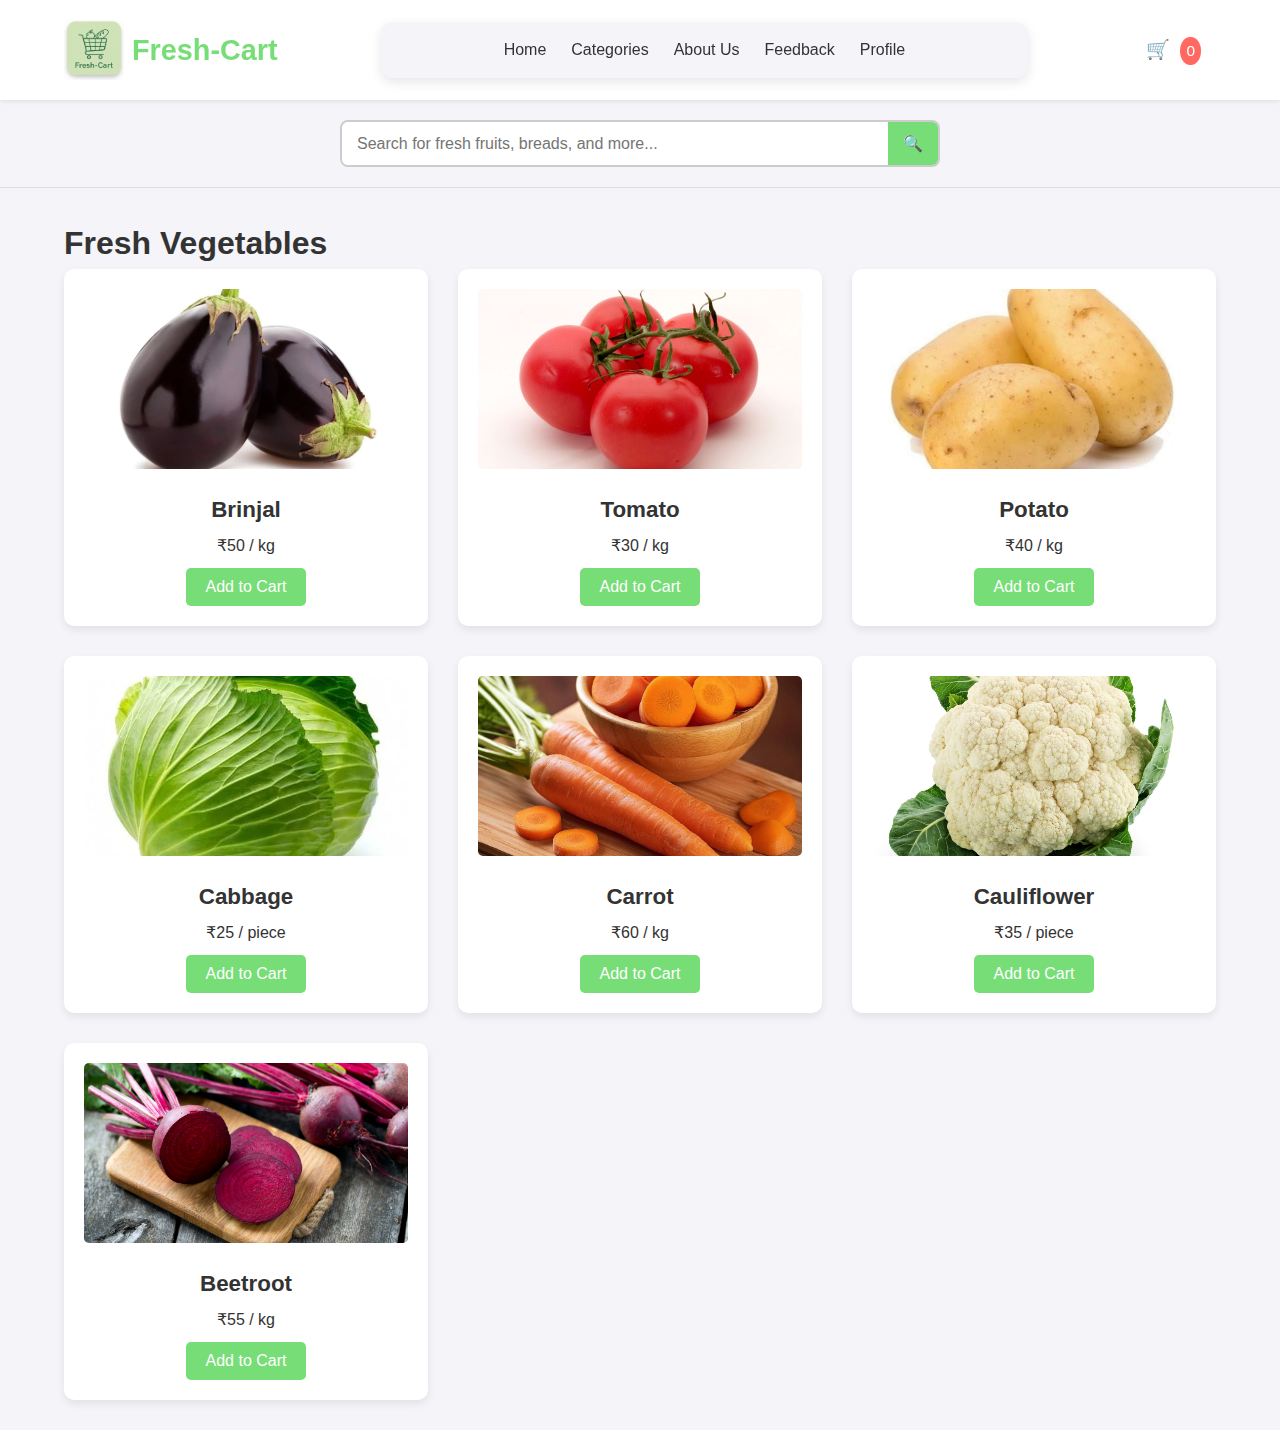
<file: vegetables.html>
<!DOCTYPE html>
<html lang="en">
<head>
    <meta charset="UTF-8">
    <meta name="viewport" content="width=device-width, initial-scale=1.0">
    <title>Fresh-Cart - Vegetables</title>
    <link rel="stylesheet" href="style.css">
    <link rel="icon" href="logo.png" type="image/png">
</head>
<body>

    <header>
        <div class="logo">
            <img src="images/logo.png" alt="Fresh-Cart Logo" class="header-logo">
            Fresh-Cart
        </div>
        
        <div class="nav-box">
            <nav class="main-nav">
                <ul>
                    <li><a href="home.html">Home</a></li>
                    
                    <li>
                        <a href="#categories">Categories</a>
                        <div class="dropdown-content">
                            <a href="fruits.html">Fruits</a>
                            <a href="vegetables.html">Vegetables</a>
                            <a href="dairy.html">Dairy & Essentials</a>
                            <a href="general.html">Grains & General</a>
                            <a href="non-veg.html">Meat & Seafood</a>
                            </div>
                    </li>
                    
                    <li>
                        <a href="#about">About Us</a>
                        <div class="dropdown-content">
                            <a href="terms.html">Terms and Conditions</a>
                            <a href="policies.html">Policies</a>
                            <a href="developers.html">Developers</a>
                        </div>
                    </li>
                    
                    <li>
                        <a href="#feedback">Feedback</a>
                        <div class="dropdown-content">
                            <a href="#rate">Rate Us</a>
                            <a href="#complaint">Complaint Section</a>
                            <a href="#suggestions">Suggestions</a>
                        </div>
                    </li>
                    
                    <li>
                        <a href="#profile">Profile</a>
                        <div class="dropdown-content">
                            <a href="#account">Your account</a>
                            <a href="#logout">Logout</a>
                        </div>
                    </li>
                </ul>
            </nav>
        </div>
        
        <div class="cart-icon" id="cart-icon">🛒 <span class="cart-count">0</span></div>
    </header>

    <section class="search-section">
        <div class="search-container">
            <input type="text" id="product-search" placeholder="Search for fresh fruits, breads, and more..." aria-label="Search products">
            <button id="search-button">🔍</button>
        </div>
    </section>
    <main class="container">
        <h1>Fresh Vegetables</h1>
        <section class="products-grid">
            <div class="product-card" data-id="8" data-name="Brinjal" data-price="50.00">
                <img src="images/brinjal.jpg" alt="Fresh Brinjal (Eggplant)">
                <h3>Brinjal</h3>
                <p>₹50 / kg</p>
                <button class="add-to-cart">Add to Cart</button>
            </div>

            <div class="product-card" data-id="9" data-name="Tomato" data-price="30.00">
                <img src="images/tomato.jpg" alt="Red Tomatoes">
                <h3>Tomato</h3>
                <p>₹30 / kg</p>
                <button class="add-to-cart">Add to Cart</button>
            </div>

            <div class="product-card" data-id="10" data-name="Potato" data-price="40.00">
                <img src="images/potato.jpg" alt="Fresh Potatoes">
                <h3>Potato</h3>
                <p>₹40 / kg</p>
                <button class="add-to-cart">Add to Cart</button>
            </div>
            
            <div class="product-card" data-id="11" data-name="Cabbage" data-price="25.00">
                <img src="images/cabbage.jpg" alt="Green Cabbage Head">
                <h3>Cabbage</h3>
                <p>₹25 / piece</p>
                <button class="add-to-cart">Add to Cart</button>
            </div>

            <div class="product-card" data-id="12" data-name="Carrot" data-price="60.00">
                <img src="images/carrot.jpg" alt="Fresh Carrots">
                <h3>Carrot</h3>
                <p>₹60 / kg</p>
                <button class="add-to-cart">Add to Cart</button>
            </div>

            <div class="product-card" data-id="13" data-name="Cauliflower" data-price="35.00">
                <img src="images/cauliflower.jpg" alt="Cauliflower Head">
                <h3>Cauliflower</h3>
                <p>₹35 / piece</p>
                <button class="add-to-cart">Add to Cart</button>
            </div>

            <div class="product-card" data-id="14" data-name="Beetroot" data-price="55.00">
                <img src="images/beetroot.jpg" alt="Fresh Beetroots">
                <h3>Beetroot</h3>
                <p>₹55 / kg</p>
                <button class="add-to-cart">Add to Cart</button>
            </div>
        </section>
    </main>
    </body>
</html>
</file>
<file: style.css>
:root {
    /* Updated Color Palette */
    --primary-color: #77DD77; /* Mint Green (Used for buttons, borders, key elements) */
    --text-color: #333;       /* Black/Dark Grey for text contrast */
    --bg-color: #f4f4f9;      /* Light background remains for clean minimalism */
    --card-bg: #fff;          /* White remains for cards */
    --accent-color-1: #FF6961; /* Reddish-Coral (Used for cart count/alerts) */
    --accent-color-2: #FFB347; /* Orange-Peach (Used for secondary highlights/hover) */
    --shadow-color: rgba(0, 0, 0, 0.08);
}

* {
    box-sizing: border-box;
    margin: 0;
    padding: 0;
}

body {
    font-family: 'Segoe UI', Tahoma, Geneva, Verdana, sans-serif;
    background-color: var(--bg-color);
    color: var(--text-color);
    line-height: 1.6;
}

/* Header & Navigation */
header {
    display: flex;
    justify-content: space-between; 
    align-items: center;
    padding: 20px 5%;
    background-color: var(--card-bg);
    box-shadow: 0 2px 4px var(--shadow-color);
    position: sticky;
    top: 0;
    z-index: 100;
}

/* UPDATED: .logo to use Flexbox */
.logo {
    display: flex; /* Enable flexbox for alignment */
    align-items: center; /* Vertically center the image and text */
    gap: 8px; /* Space between the image and the text */
    
    font-size: 1.8em;
    font-weight: bold;
    color: var(--primary-color);
    flex-grow: 1; 
    text-align: left;
}

/* UPDATED: Logo image size doubled (from 30px to 60px) */
.header-logo {
    width: 60px; /* Doubled size */
    height: 60px; /* Doubled size */
    object-fit: contain;
    border-radius: 5px; 
}


/* Navigation Box Container */
.nav-box {
    display: inline-block;
    padding: 10px 20px;
    background-color: var(--bg-color); 
    border-radius: 12px; 
    box-shadow: 0 4px 12px rgba(0, 0, 0, 0.1); 
    transition: transform 0.3s ease;
    flex-grow: 2; 
    text-align: center;
    order: 2; 
}

.nav-box:hover {
    transform: translateY(-2px); 
}

.main-nav {
    display: inline-block;
}

.main-nav ul {
    list-style: none;
    display: flex;
    gap: 25px;
    justify-content: center;
}

.main-nav li {
    position: relative;
}

.main-nav a {
    text-decoration: none;
    color: var(--text-color);
    font-weight: 500;
    padding: 5px 0;
    position: relative;
    transition: color 0.3s ease;
    display: block; 
}

.main-nav a:hover {
    color: var(--primary-color);
}

.main-nav a::after {
    content: '';
    position: absolute;
    width: 0;
    height: 2px;
    display: block;
    margin-top: 5px;
    right: 0;
    background: var(--primary-color);
    transition: width 0.3s ease, right 0.3s ease;
}

.main-nav a:hover::after {
    width: 100%;
    right: 0;
}

/* Dropdown Content Styling */
.dropdown-content {
    display: none; 
    position: absolute;
    background-color: var(--card-bg); 
    min-width: 160px;
    box-shadow: 0px 8px 16px 0px rgba(0,0,0,0.2);
    z-index: 1;
    top: 100%;
    left: 50%;
    transform: translateX(-50%); 
    border-radius: 8px;
    overflow: hidden;
    padding: 5px 0;
}

.dropdown-content a {
    color: var(--text-color);
    padding: 10px 15px;
    text-decoration: none;
    display: block;
    text-align: left;
    transition: background-color 0.2s ease, color 0.2s ease;
}

.dropdown-content a:hover {
    background-color: var(--bg-color); 
    color: var(--primary-color);
}

.main-nav li:hover .dropdown-content {
    display: block;
}


.cart-icon {
    font-size: 1.2em;
    cursor: pointer;
    padding: 10px 15px;
    border-radius: 5px;
    transition: background-color 0.3s ease;
    flex-grow: 1; 
    text-align: right;
    order: 3;
}

.cart-icon:hover {
    background-color: var(--bg-color);
}

.cart-count {
    background-color: var(--accent-color-1); 
    color: white;
    border-radius: 50%;
    padding: 2px 6px;
    font-size: 0.8em;
    margin-left: 5px;
    display: inline-block;
}

/* --- Search Bar Styling --- */
.search-section {
    padding: 20px 5%;
    background-color: var(--bg-color);
    text-align: center;
    border-bottom: 1px solid #ddd;
}

.search-container {
    display: flex;
    max-width: 600px;
    margin: 0 auto;
    border: 2px solid #ccc;
    border-radius: 8px;
    overflow: hidden;
    transition: box-shadow 0.3s ease, border-color 0.3s ease;
}

.search-container:hover {
    border-color: var(--primary-color);
    box-shadow: 0 0 10px rgba(119, 221, 119, 0.5); 
}

#product-search {
    flex-grow: 1;
    border: none;
    padding: 12px 15px;
    font-size: 1em;
    outline: none;
}

#search-button {
    background-color: var(--primary-color);
    color: white;
    border: none;
    padding: 12px 15px;
    cursor: pointer;
    font-size: 1em;
    transition: background-color 0.3s ease;
}

#search-button:hover {
    background-color: #61b961; 
}

/* Products Grid */
.container {
    padding: 30px 5%;
}

.products-grid {
    display: grid;
    grid-template-columns: repeat(auto-fit, minmax(280px, 1fr));
    gap: 30px;
}

.product-card {
    background-color: var(--card-bg);
    border-radius: 10px;
    overflow: hidden;
    padding: 20px;
    text-align: center;
    box-shadow: 0 4px 8px var(--shadow-color);
    transition: transform 0.3s ease, box-shadow 0.3s ease;
}

.product-card:hover {
    transform: translateY(-5px);
    box-shadow: 0 8px 16px rgba(0, 0, 0, 0.15);
}

.product-card img {
    width: 100%;
    max-height: 180px;
    object-fit: cover;
    margin-bottom: 15px;
    border-radius: 5px;
}

.product-card h3 {
    margin-bottom: 5px;
    font-size: 1.4em;
}

/* Buttons */
.add-to-cart, .checkout-btn {
    background-color: var(--primary-color);
    color: white;
    border: none;
    padding: 10px 20px;
    margin-top: 10px;
    border-radius: 5px;
    cursor: pointer;
    font-size: 1em;
    transition: background-color 0.3s ease, transform 0.1s ease;
}

.add-to-cart:hover, .checkout-btn:hover {
    background-color: #61b961; 
}

.add-to-cart:active, .checkout-btn:active {
    transform: scale(0.98);
}

/* Cart Sidebar */
.cart-sidebar {
    position: fixed;
    top: 0;
    right: 0;
    width: 350px; 
    height: 100%;
    background-color: var(--card-bg);
    box-shadow: -4px 0 10px var(--shadow-color);
    padding: 20px;
    z-index: 200;
    transform: translateX(100%);
    transition: transform 0.4s cubic-bezier(0.68, -0.55, 0.265, 1.55);
}

.cart-sidebar.open {
    transform: translateX(0);
}

.cart-sidebar h2 {
    color: var(--primary-color);
    margin-bottom: 20px;
    border-bottom: 1px solid #eee;
    padding-bottom: 10px;
}

#cart-items {
    list-style: none;
    margin-bottom: 20px;
    max-height: 60vh;
    overflow-y: auto;
}

#cart-items li {
    display: flex;
    justify-content: space-between;
    padding: 10px 0;
    border-bottom: 1px dashed #eee;
}

.cart-total {
    font-size: 1.2em;
    font-weight: bold;
    margin-bottom: 15px;
    padding-top: 15px;
    border-top: 2px solid var(--primary-color);
}

.close-cart {
    position: absolute;
    top: 10px;
    right: 10px;
    background: none;
    border: none;
    font-size: 1.5em;
    cursor: pointer;
    transition: color 0.2s ease;
}

.close-cart:hover {
    color: var(--accent-color-1);
}

/* Quantity Control Styling */
.quantity-controls {
    display: flex;
    align-items: center;
    justify-content: space-between;
    width: 100%;
    max-width: 150px;
    margin: 10px auto 0;
    border: 1px solid var(--primary-color);
    border-radius: 5px;
    overflow: hidden;
    height: 40px;
}

.qty-btn {
    background-color: var(--primary-color);
    color: white;
    border: none;
    padding: 0 12px;
    cursor: pointer;
    font-size: 1.2em;
    height: 100%;
    transition: background-color 0.2s ease;
}

.qty-btn:hover {
    background-color: #61b961;
}

.quantity-display {
    flex-grow: 1;
    text-align: center;
    font-weight: bold;
    font-size: 1.1em;
    color: var(--primary-color);
}


/* ------------------------------------------- */
/* RESPONSIVE MEDIA QUERIES          */
/* ------------------------------------------- */

/* Medium devices (tablets, less than 768px) */
@media (max-width: 768px) {
    header {
        flex-direction: row;
        align-items: center;
        justify-content: space-between;
        padding-bottom: 20px;
    }
    
    .logo {
        margin-bottom: 0;
        flex-grow: 1;
        text-align: left;
    }
    
    .nav-box {
        display: none; 
    }
    
    .main-nav {
        order: 3;
        width: 100%;
        margin-top: 10px;
        display: block;
    }

    .main-nav ul {
        justify-content: space-around; 
        gap: 10px;
    }

    .main-nav a {
        font-size: 0.9em;
    }
    
    .dropdown-content {
        display: none !important;
    }

    .cart-icon {
        position: relative; 
        top: auto;
        right: auto;
        flex-grow: 0;
        order: 3;
    }

    .search-section {
        padding: 15px 4%;
    }
    
    .products-grid {
        grid-template-columns: repeat(auto-fit, minmax(200px, 1fr));
        gap: 20px;
    }
}


/* Small devices (phones, less than 480px) */
@media (max-width: 480px) {
    header {
        padding: 15px 4%;
    }
    
    .main-nav {
        order: 3;
        width: 100%;
        margin-top: 10px;
    }
    
    .main-nav ul {
        flex-direction: column;
        gap: 5px;
    }
    
    .main-nav a {
        padding: 5px;
        display: block;
        border-bottom: 1px solid #eee;
    }
    
    .search-container {
        max-width: 100%;
    }

    .products-grid {
        grid-template-columns: 1fr;
        gap: 15px;
    }

    .cart-sidebar {
        width: 100%;
    }
}
</file>
